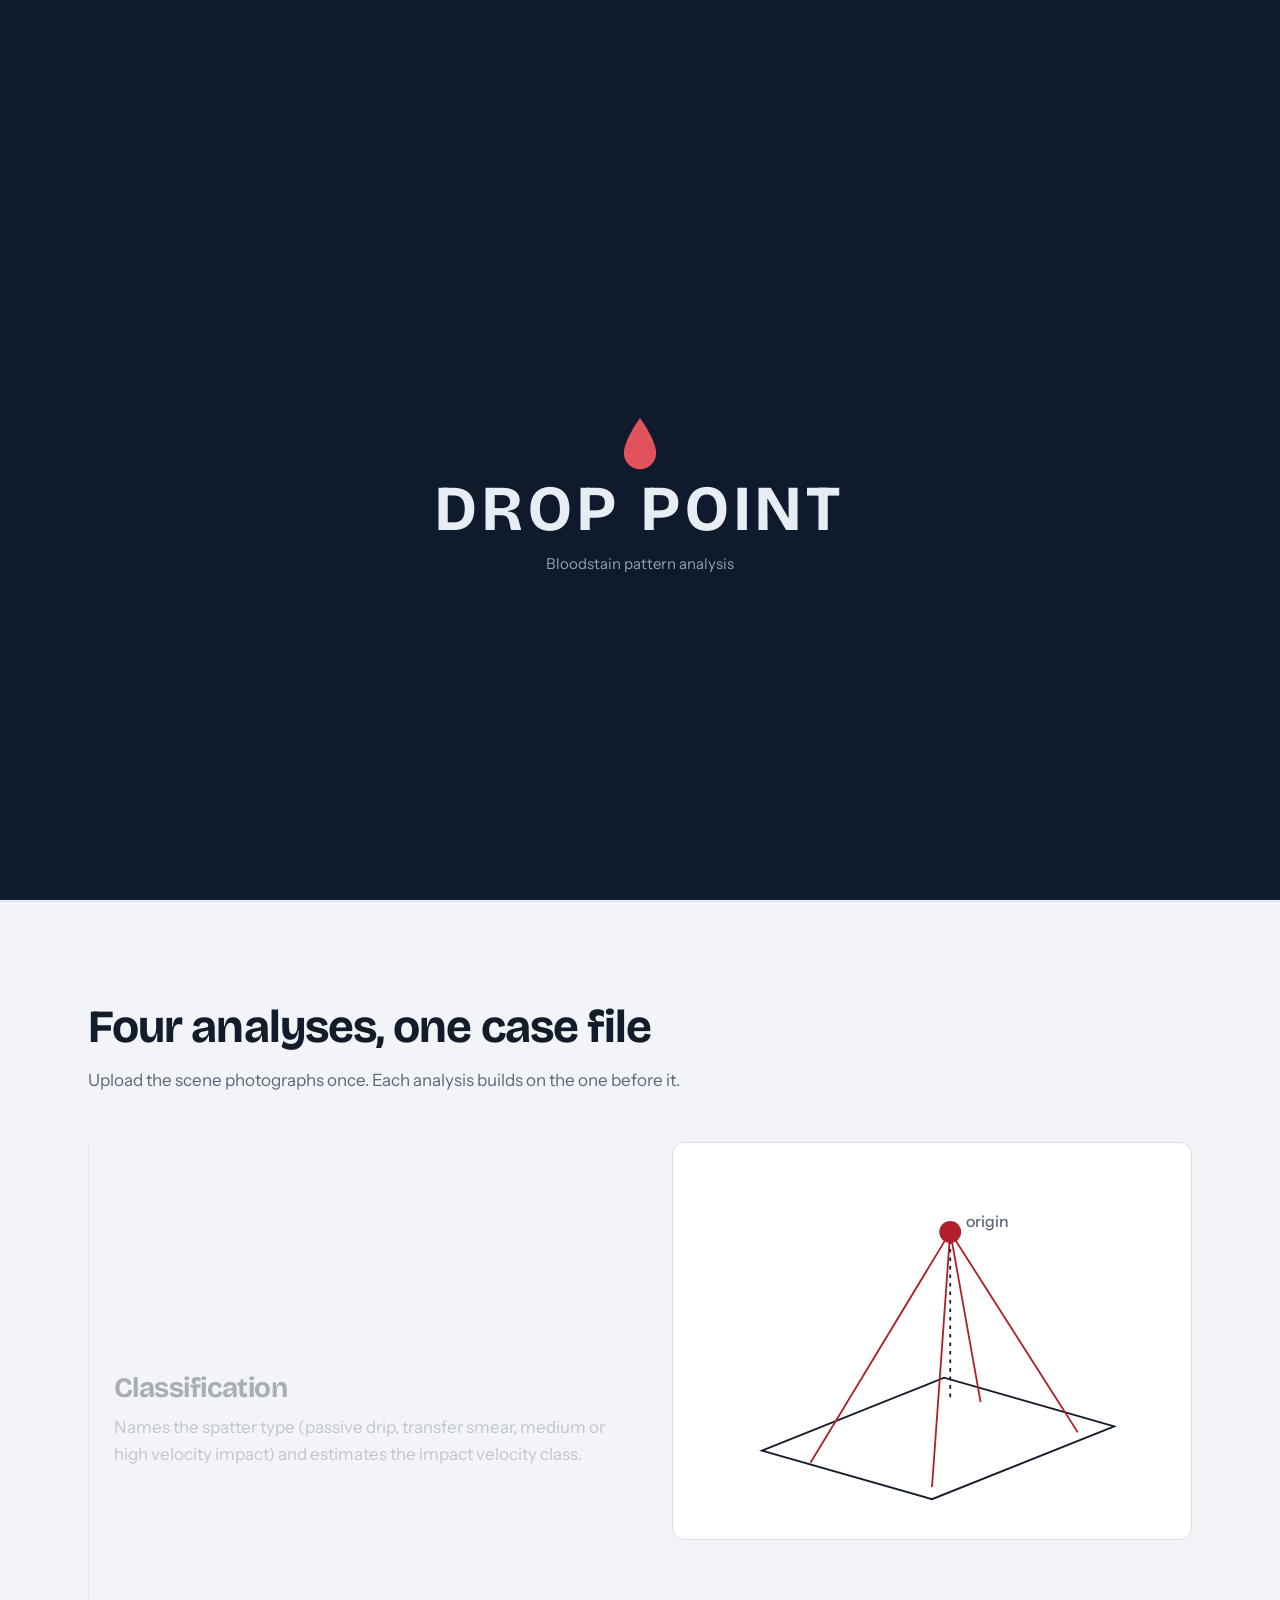
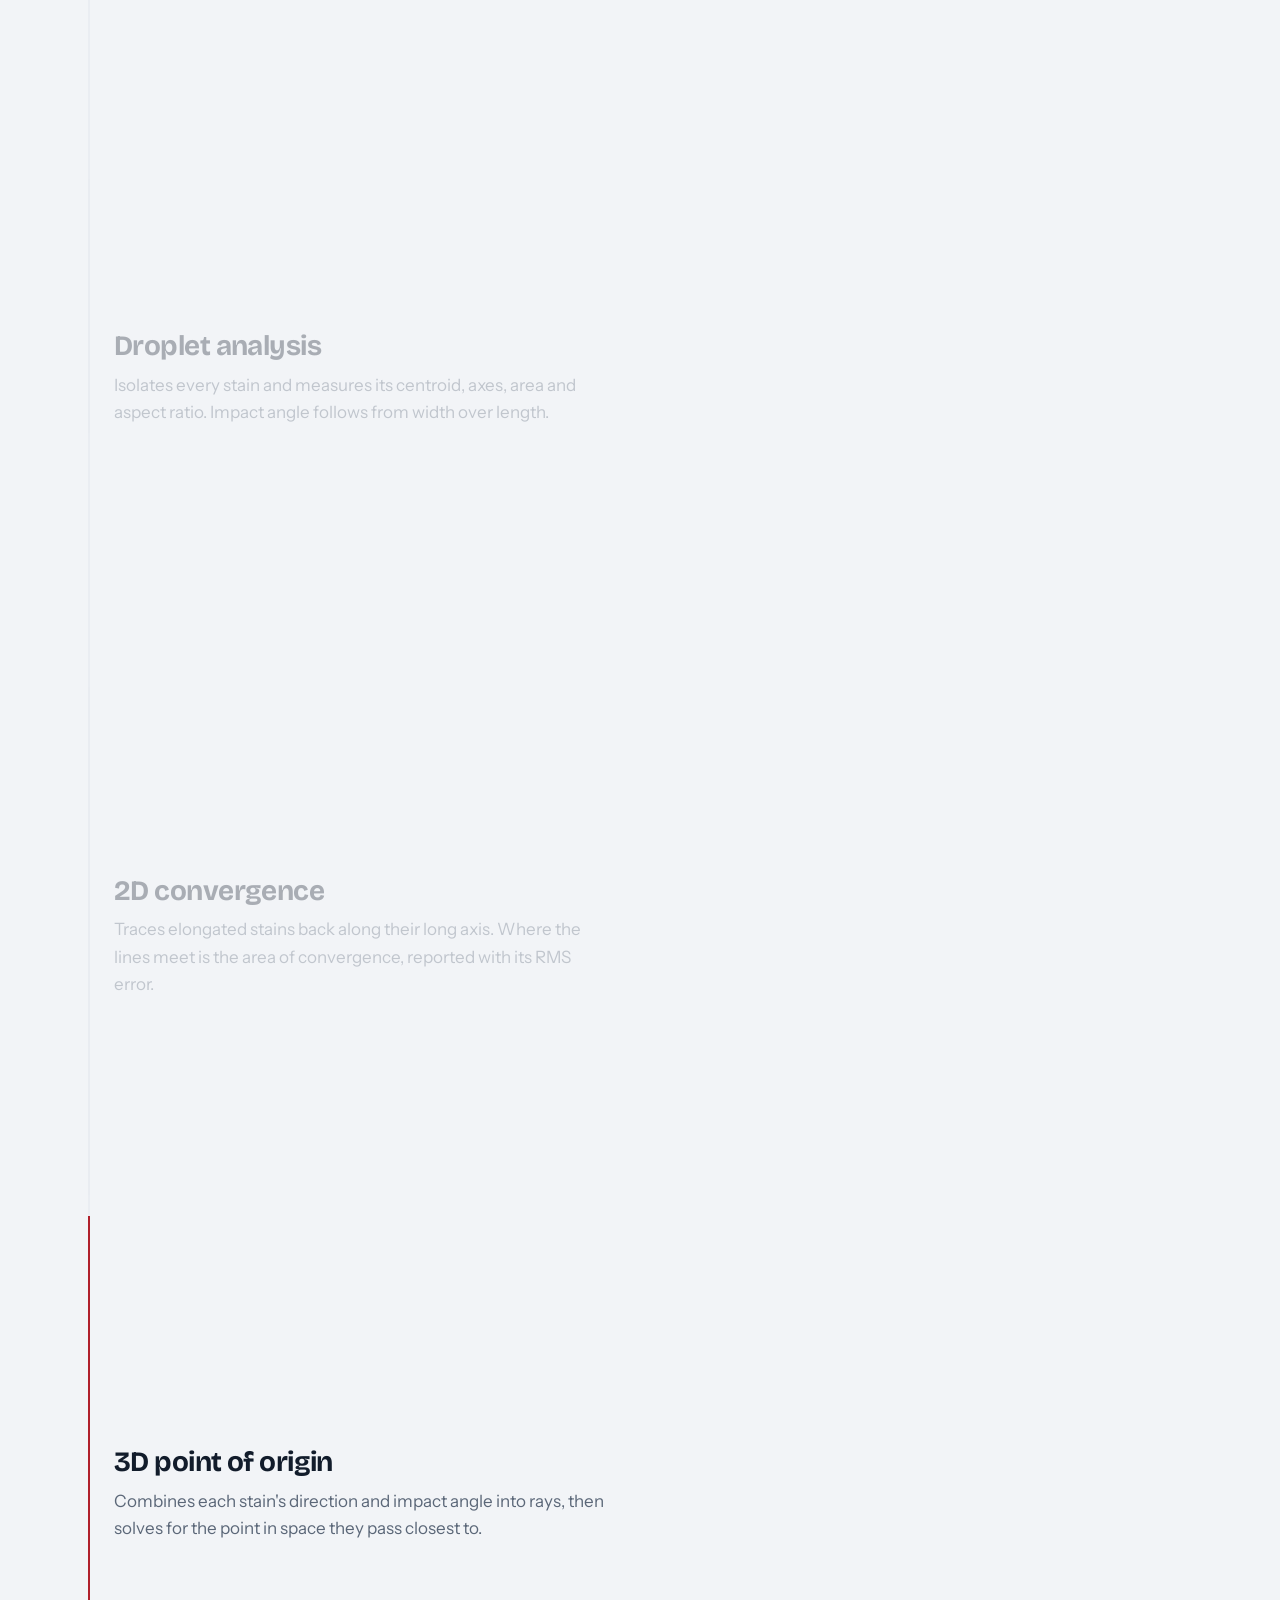
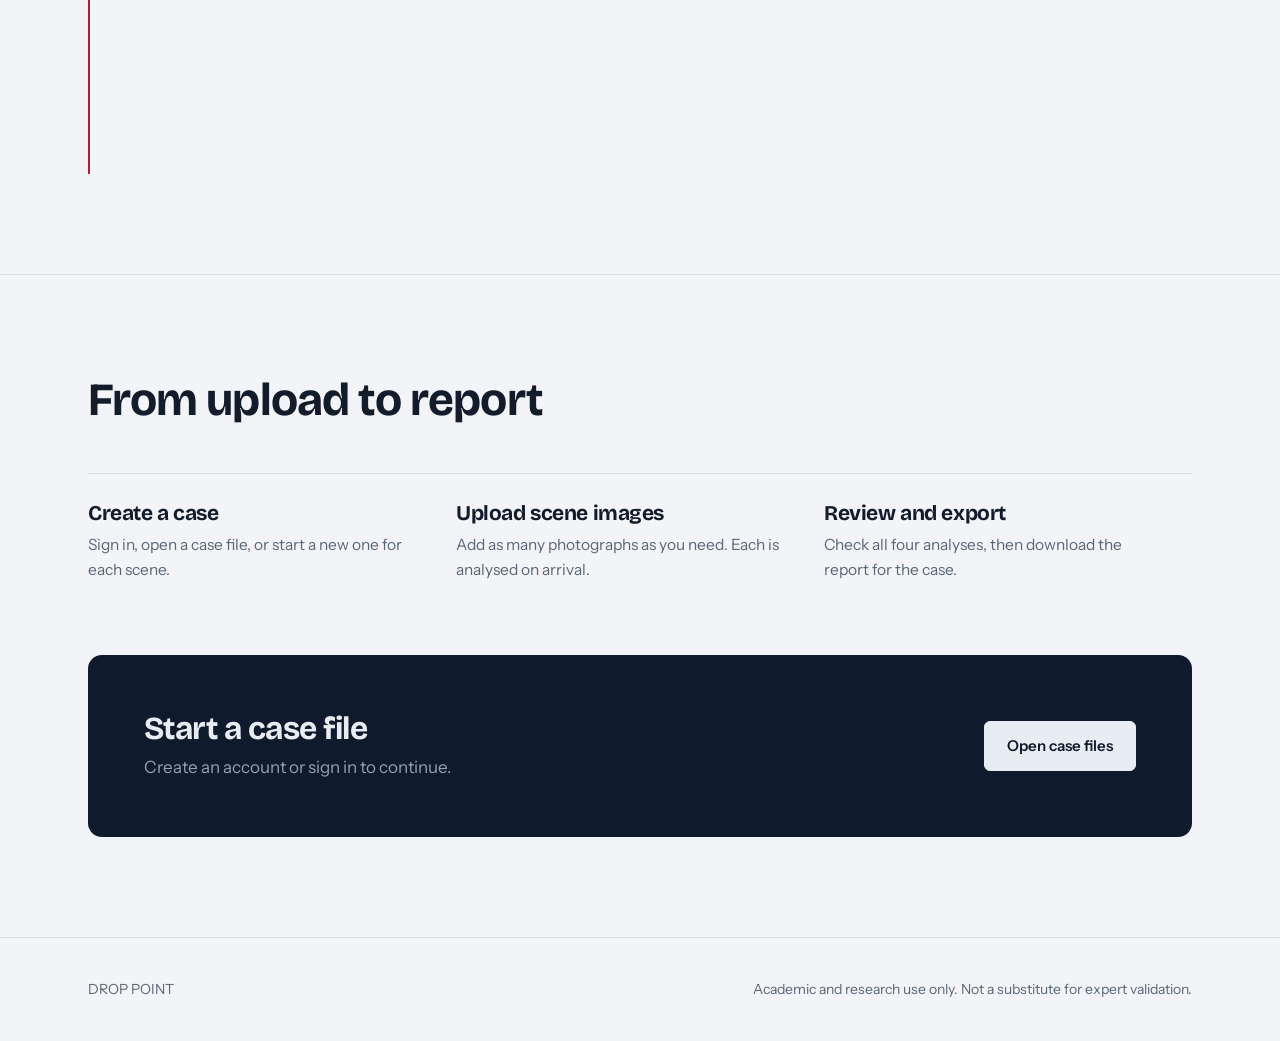
<file: Blood-Spatter-Analysis/frontend/index.html>
<!DOCTYPE html>
<html lang="en">
<head>
<meta charset="utf-8">
<meta name="viewport" content="width=device-width, initial-scale=1, viewport-fit=cover">
<title>DROP POINT — Bloodstain Pattern Analysis</title>
<link rel="preconnect" href="https://fonts.googleapis.com"><link rel="preconnect" href="https://fonts.gstatic.com" crossorigin>
<link href="https://fonts.googleapis.com/css2?family=Bricolage+Grotesque:opsz,wght@12..96,500;12..96,700&family=Instrument+Sans:wght@400;500;600&display=swap" rel="stylesheet">
<style>
:root{--bg:#f2f4f7;--sf:#fff;--ink:#121c2b;--mute:#5b6778;--line:#d9dee6;--red:#b0202b;--navy:#0f1b2d;--head:'Bricolage Grotesque','Segoe UI',system-ui,sans-serif;--body:'Instrument Sans','Segoe UI',system-ui,sans-serif;box-sizing:border-box;padding-top:env(safe-area-inset-top,0px);padding-bottom:env(safe-area-inset-bottom,0px)}
@media(prefers-color-scheme:dark){:root:not([data-theme="light"]){--bg:#0c131e;--sf:#131d2c;--ink:#e6ebf2;--mute:#93a0b3;--line:#243247;--red:#e0525c;--navy:#08101a}}
:root[data-theme="dark"]{--bg:#0c131e;--sf:#131d2c;--ink:#e6ebf2;--mute:#93a0b3;--line:#243247;--red:#e0525c;--navy:#08101a}
*{box-sizing:border-box}html{scroll-behavior:smooth;scroll-padding-top:80px}
body{margin:0;background:var(--bg);color:var(--ink);font:400 17px/1.6 var(--body);-webkit-font-smoothing:antialiased}
h1,h2,h3{font-family:var(--head);letter-spacing:-.02em;line-height:1.1;margin:0}
button,input{font:inherit;color:inherit}a{color:inherit}
:focus-visible{outline:2px solid var(--red);outline-offset:3px;border-radius:3px}
.wrap{max-width:1160px;margin:0 auto;padding:0 28px}
[hidden]{display:none!important}
#splash{position:fixed;inset:0;z-index:100;background:var(--navy);color:#e8edf4;display:grid;place-content:center;text-align:center;transition:opacity .6s;cursor:pointer}
#splash.out{opacity:0;pointer-events:none}
.sp{position:relative;height:150px;display:grid;place-items:end center}
.sd{width:44px;animation:fall .9s cubic-bezier(.5,0,.9,.5) both}
.rg{position:absolute;bottom:2px;left:50%;width:30px;height:9px;margin-left:-15px;border:1.5px solid #e0525c;border-radius:50%;opacity:0;animation:rip 1.6s .85s ease-out both}
.rg+.rg{animation-delay:1.1s}
.wm{font-size:clamp(34px,7vw,64px);letter-spacing:.08em;font-weight:700}
.wm span{display:inline-block;opacity:0;animation:up .6s both}
.tg{color:#93a0b3;margin:8px 0 0;opacity:0;animation:up .6s 2s both;font-size:15px}
@keyframes fall{from{transform:translateY(-140px);opacity:0}to{transform:none;opacity:1}}
@keyframes rip{0%{transform:scale(.3);opacity:.9}100%{transform:scale(6);opacity:0}}
@keyframes up{from{opacity:0;transform:translateY(10px)}to{opacity:1;transform:none}}
#pb{position:fixed;top:0;left:0;height:2px;width:0;background:var(--red);z-index:60}
nav{position:sticky;top:0;z-index:50;background:color-mix(in srgb,var(--bg) 88%,transparent);backdrop-filter:blur(10px);border-bottom:1px solid transparent;padding-top:env(safe-area-inset-top,0px);transition:border-color .3s}
nav.s{border-color:var(--line)}nav .wrap{display:flex;align-items:center;justify-content:space-between;height:64px;gap:16px}
.logo{font:700 17px var(--head);letter-spacing:.06em;text-decoration:none;display:flex;align-items:center;gap:10px;background:none;border:0;cursor:pointer}
.logo i{width:12px;height:16px;background:var(--red);border-radius:50% 50% 50% 50%/62% 62% 38% 38%}
.nl{display:flex;gap:20px;align-items:center;font-size:15px}.nl a,.nl button.t{color:var(--mute);text-decoration:none;background:none;border:0;cursor:pointer;padding:0}.nl a:hover,.nl button.t:hover{color:var(--ink)}
.btn{display:inline-block;padding:12px 22px;background:var(--ink);color:var(--bg);border:1px solid var(--ink);border-radius:6px;text-decoration:none;font-weight:600;font-size:15px;cursor:pointer;transition:background .2s,transform .2s,border-color .2s}
.btn:hover{background:var(--red);border-color:var(--red);transform:translateY(-1px)}.btn.o{background:none;color:var(--ink);border-color:var(--line)}.btn.o:hover{background:none;border-color:var(--ink)}
.btn.sm{padding:8px 14px;font-size:14px}.btn:disabled{opacity:.4;pointer-events:none}
.hero{display:grid;grid-template-columns:1.05fr 1fr;gap:48px;align-items:center;padding:64px 0 96px;min-height:calc(100vh - 64px)}
h1.h{font-size:clamp(40px,5.4vw,68px);font-weight:700}.lede{color:var(--mute);font-size:19px;max-width:30em;margin:22px 0 30px}
.acts{display:flex;gap:12px;flex-wrap:wrap}.note{margin-top:32px;font-size:14px;color:var(--mute);max-width:32em;padding-left:14px;border-left:2px solid var(--red)}
.fld{background:var(--sf);border:1px solid var(--line);border-radius:10px;padding:8px;margin:0}.fld svg{display:block;width:100%;height:auto}
.fld figcaption{font-size:13px;color:var(--mute);padding:10px 12px 6px}
.st{fill:var(--navy);stroke:var(--red);stroke-width:1.5}:root[data-theme="dark"] .st{fill:#7d1b25}
.tl{stroke:var(--red);stroke-width:1;opacity:.55;fill:none}.org{fill:var(--red)}.ring{fill:none;stroke:var(--red);stroke-width:1.2;transform-box:fill-box;transform-origin:center}
@keyframes pulse{from{transform:scale(.6);opacity:.9}to{transform:scale(3);opacity:0}}
section.sc{padding:100px 0;border-top:1px solid var(--line)}
.sh{max-width:620px;margin-bottom:48px}h2{font-size:clamp(30px,3.6vw,46px);font-weight:700}.sh p{color:var(--mute);margin:14px 0 0}
.fn{display:grid;grid-template-columns:1fr 1fr;gap:64px}
.fn ol{list-style:none;margin:0;padding:0}.fn li{min-height:62vh;display:flex;flex-direction:column;justify-content:center;opacity:.32;transition:opacity .5s;padding-left:24px;border-left:2px solid var(--line)}
.fn li.on{opacity:1;border-color:var(--red)}.fn h3{font-size:28px;margin-bottom:10px}.fn li p{color:var(--mute);margin:0;max-width:30em}
.stgw{position:sticky;top:calc(50vh - 190px);align-self:start}
.stg{background:var(--sf);border:1px solid var(--line);border-radius:12px;padding:16px}.stg svg{width:100%;display:block}
.stg g{opacity:0;transition:opacity .6s}.stg g.on{opacity:1}.stg text{font:500 13px var(--body);fill:var(--mute)}
.stg .a{stroke:var(--ink);fill:none;stroke-width:1.5}.stg .r{stroke:var(--red);fill:none;stroke-width:1.5}.stg .f{fill:var(--red)}
.flow{display:grid;grid-template-columns:repeat(3,1fr);gap:0;border-top:1px solid var(--line)}
.flow div{padding:28px 28px 0 0}.flow h3{font-size:21px;margin-bottom:8px}.flow p{margin:0;color:var(--mute);font-size:15.5px}
.cta{background:var(--navy);color:#e8edf4;border-radius:14px;padding:56px;display:flex;justify-content:space-between;align-items:center;gap:24px;flex-wrap:wrap}
.cta .btn{background:#e8edf4;color:#0f1b2d;border-color:#e8edf4}.cta p{color:#93a0b3;margin:8px 0 0}
footer{padding:40px 0;border-top:1px solid var(--line);color:var(--mute);font-size:14px}footer .wrap{display:flex;justify-content:space-between;gap:20px;flex-wrap:wrap}
.rv{opacity:0;transform:translateY(14px);transition:opacity .7s,transform .7s}.rv.on{opacity:1;transform:none}
.card{background:var(--sf);border:1px solid var(--line);border-radius:12px;padding:32px}
.au{max-width:440px;margin:72px auto}.au h2{font-size:30px;margin-bottom:22px}
label.f{display:block;font-size:14px;font-weight:500;margin:0 0 16px}
input[type=text],input[type=password]{display:block;width:100%;margin-top:6px;padding:12px 14px;background:var(--bg);border:1px solid var(--line);border-radius:6px}
input:focus{outline:2px solid var(--red);outline-offset:1px}
.err{color:var(--red);font-size:14px;min-height:22px;margin:0 0 10px}.lk{background:none;border:0;padding:0;color:var(--red);cursor:pointer;text-decoration:underline}.sw{font-size:14px;color:var(--mute);margin:18px 0 0}
.pg{padding:48px 0 96px}.ph{display:flex;justify-content:space-between;align-items:end;gap:16px;flex-wrap:wrap;margin-bottom:32px}.ph h2{font-size:36px}.ph p{margin:6px 0 0;color:var(--mute)}
.grid{display:grid;grid-template-columns:repeat(auto-fill,minmax(270px,1fr));gap:18px}
.cc{background:var(--sf);border:1px solid var(--line);border-radius:10px;padding:22px;display:flex;flex-direction:column;gap:6px;transition:border-color .2s,transform .2s}.cc:hover{border-color:var(--red);transform:translateY(-2px)}
.cc h3{font-size:20px}.cc p{margin:0;color:var(--mute);font-size:14.5px}.cc .b{display:flex;gap:8px;margin-top:14px}
.empty{grid-column:1/-1;border:1px dashed var(--line);border-radius:10px;padding:48px;text-align:center;color:var(--mute)}
.up{border:1.5px dashed var(--line);border-radius:12px;padding:40px;text-align:center;background:var(--sf);cursor:pointer;transition:border-color .2s,background .2s;position:relative;overflow:hidden}
.up:hover,.up.dg{border-color:var(--red)}.up b{font-family:var(--head);font-size:20px;display:block}.up span{color:var(--mute);font-size:14.5px}
.scan:after{content:"";position:absolute;left:0;right:0;height:60px;top:-60px;background:linear-gradient(transparent,color-mix(in srgb,var(--red) 22%,transparent),transparent);animation:sc 1.1s linear infinite}
@keyframes sc{to{top:100%}}
.th{display:flex;gap:10px;margin:22px 0 6px;overflow-x:auto;padding-bottom:6px}.th button{flex:none;width:96px;height:68px;border:2px solid var(--line);border-radius:6px;padding:0;overflow:hidden;cursor:pointer;background:var(--sf)}.th button.on{border-color:var(--red)}.th img{width:100%;height:100%;object-fit:cover;display:block}
.tabs{display:flex;gap:6px;flex-wrap:wrap;border-bottom:1px solid var(--line);margin:26px 0 24px}
.tabs button{background:none;border:0;padding:12px 16px;cursor:pointer;color:var(--mute);border-bottom:2px solid transparent;margin-bottom:-1px;font-weight:500}.tabs button.on{color:var(--ink);border-color:var(--red)}
.tabs .ck{display:inline-block;width:8px;height:8px;border-radius:50%;background:var(--line);margin-left:8px}.tabs .ck.d{background:var(--red)}
.res{display:grid;grid-template-columns:1.4fr 1fr;gap:28px;align-items:start}.res canvas{width:100%;height:auto;border:1px solid var(--line);border-radius:10px;background:var(--sf);display:block;touch-action:none}
.big{font:700 30px var(--head);margin:4px 0 6px}.tag{display:inline-block;font-size:13px;color:var(--mute);border:1px solid var(--line);border-radius:20px;padding:2px 12px}
.kv{display:grid;grid-template-columns:1fr 1fr;gap:1px;background:var(--line);border:1px solid var(--line);border-radius:8px;overflow:hidden;margin:18px 0}.kv div{background:var(--bg);padding:12px 14px;font-size:13px;color:var(--mute)}.kv strong{display:block;font:700 21px var(--head);color:var(--ink);font-variant-numeric:tabular-nums}
.tw{max-height:300px;overflow:auto;border:1px solid var(--line);border-radius:8px}table{border-collapse:collapse;width:100%;font-size:13.5px;font-variant-numeric:tabular-nums}th,td{padding:8px 12px;text-align:right;border-bottom:1px solid var(--line)}th:first-child,td:first-child{text-align:left}th{position:sticky;top:0;background:var(--sf);font-weight:600}
.small{font-size:13.5px;color:var(--mute)}.rp{display:flex;justify-content:space-between;align-items:center;gap:16px;flex-wrap:wrap;margin-top:40px;padding:22px 26px;background:var(--sf);border:1px solid var(--line);border-radius:12px}
#toast{position:fixed;left:50%;bottom:calc(24px + env(safe-area-inset-bottom,0px));transform:translate(-50%,20px);background:var(--ink);color:var(--bg);padding:12px 20px;border-radius:8px;font-size:14.5px;opacity:0;transition:.3s;z-index:90;pointer-events:none}#toast.on{opacity:1;transform:translate(-50%,0)}
@media(max-width:900px){.nl a{display:none}.hero,.fn,.res{grid-template-columns:1fr;gap:32px}.hero{min-height:0;padding-top:32px}.stgw{display:none}.fn li{min-height:auto;padding:28px 0 28px 20px;opacity:1}.flow{grid-template-columns:1fr}.cta{padding:32px}section.sc{padding:64px 0}}
@media(max-width:520px){.wrap{padding:0 20px}.card{padding:24px}}
@media(prefers-reduced-motion:reduce){*{transition:none!important;animation-duration:.01ms!important;animation-delay:0s!important}.rv{opacity:1;transform:none}html{scroll-behavior:auto}}
</style>
</head>
<body>
<div id="splash"><div class="sp"><svg class="sd" viewBox="0 0 60 80" aria-hidden="true"><path d="M30 4C30 4 8 34 8 52a22 22 0 0 0 44 0C52 34 30 4 30 4z" fill="#e0525c"/></svg><i class="rg"></i><i class="rg"></i></div><h1 class="wm" id="wm" aria-label="DROP POINT"></h1><p class="tg">Bloodstain pattern analysis</p></div>
<div id="pb"></div>
<nav id="nav"><div class="wrap"><button class="logo" data-go="home"><i></i>DROP POINT</button><div class="nl" id="nl"></div></div></nav>

<main class="view" id="v-home">
<div class="wrap hero"><div>
<h1 class="h">Trace every stain back to its origin.</h1>
<p class="lede">DROP POINT turns crime scene photographs into classified patterns, measured droplets, and an estimated point of origin in two and three dimensions.</p>
<div class="acts"><button class="btn" data-go="cases">Open case files</button><a class="btn o" href="#fn">See what it does</a><a class="btn o" href="dashboard.html" title="Open Forensic Suite Dashboard">Workstation</a></div>
<p class="note">For academic and research use. Every result is a computational estimate that a qualified forensic professional must validate.</p></div>
<figure class="fld"><svg id="hero" viewBox="0 0 600 500" role="img" aria-label="Stains with trajectory lines converging on an estimated origin"></svg><figcaption>Trajectories traced back from each stain</figcaption></figure></div>

<section class="sc" id="fn"><div class="wrap"><div class="sh rv"><h2>Four analyses, one case file</h2><p>Upload the scene photographs once. Each analysis builds on the one before it.</p></div>
<div class="fn"><ol id="fl">
<li><h3>Classification</h3><p>Names the spatter type (passive drip, transfer smear, medium or high velocity impact) and estimates the impact velocity class.</p></li>
<li><h3>Droplet analysis</h3><p>Isolates every stain and measures its centroid, axes, area and aspect ratio. Impact angle follows from width over length.</p></li>
<li><h3>2D convergence</h3><p>Traces elongated stains back along their long axis. Where the lines meet is the area of convergence, reported with its RMS error.</p></li>
<li><h3>3D point of origin</h3><p>Combines each stain's direction and impact angle into rays, then solves for the point in space they pass closest to.</p></li></ol>
<div class="stgw"><div class="stg"><svg viewBox="0 0 400 300" id="stg" role="img" aria-label="Illustration of the four analyses">
<g class="on"><text x="40" y="52">Passive drip</text><rect x="40" y="60" width="300" height="24" rx="3" class="f"/><text x="40" y="112">Transfer smear</text><rect x="40" y="120" width="190" height="24" rx="3" fill="var(--line)"/><text x="40" y="172">Medium velocity</text><rect x="40" y="180" width="130" height="24" rx="3" fill="var(--line)"/><text x="40" y="232">High velocity</text><rect x="40" y="240" width="70" height="24" rx="3" fill="var(--line)"/></g>
<g><ellipse cx="200" cy="140" rx="120" ry="44" transform="rotate(-18 200 140)" fill="var(--navy)" stroke="var(--red)" stroke-width="2"/><path class="r" d="M92 175L308 105M172 170L228 110" stroke-dasharray="4 4"/><text x="110" y="250">θ = arcsin( width / length )</text></g>
<g><path class="r" d="M40 260L290 80M90 270L290 80M170 275L290 80M260 280L290 80M350 250L290 80M360 200L290 80"/><circle cx="290" cy="80" r="9" class="f"/><circle cx="290" cy="80" r="20" class="r"/></g>
<g><path class="a" d="M60 240L200 280L350 220L210 180Z"/><path class="r" d="M100 250L215 60M200 270L215 60M320 225L215 60M240 200L215 60"/><path class="a" stroke-dasharray="3 4" d="M215 60L215 200"/><circle cx="215" cy="60" r="9" class="f"/><text x="228" y="56">origin</text></g></svg></div></div></div></div></section>

<section class="sc"><div class="wrap"><div class="sh rv"><h2>From upload to report</h2></div><div class="flow rv">
<div><h3>Create a case</h3><p>Sign in, open a case file, or start a new one for each scene.</p></div>
<div><h3>Upload scene images</h3><p>Add as many photographs as you need. Each is analysed on arrival.</p></div>
<div><h3>Review and export</h3><p>Check all four analyses, then download the report for the case.</p></div></div>
<div class="cta rv" style="margin-top:72px"><div><h2 style="font-size:32px">Start a case file</h2><p>Create an account or sign in to continue.</p></div><button class="btn" data-go="cases">Open case files</button></div></div></section>
<footer><div class="wrap"><span>DROP POINT</span><span>Academic and research use only. Not a substitute for expert validation.</span></div></footer></main>

<main class="view wrap" id="v-auth" hidden><div class="card au"><h2 id="a-t"></h2>
<label class="f">User ID<input type="text" id="a-u" autocomplete="username"></label>
<label class="f">Password<input type="password" id="a-p" autocomplete="current-password"></label>
<label class="f" id="a-c">Confirm password<input type="password" id="a-p2" autocomplete="new-password"></label>
<p class="err" id="a-e" role="alert"></p><button class="btn" id="a-go" style="width:100%"></button><p class="sw" id="a-s"></p></div></main>

<main class="view wrap pg" id="v-cases" hidden><div class="ph"><div><h2>Case files</h2><p id="cu"></p></div><button class="btn" id="nc">New case</button></div>
<form class="card" id="cf" hidden style="margin-bottom:24px"><label class="f">Case name<input type="text" id="cn" required></label><label class="f">Location or reference (optional)<input type="text" id="cr"></label><div class="acts"><button class="btn" type="submit">Create case</button><button class="btn o" type="button" id="cx">Cancel</button></div></form>
<div class="grid" id="cg"></div></main>

<main class="view wrap pg" id="v-case" hidden><div class="ph"><div><button class="lk small" data-go="cases">Back to case files</button><h2 id="ct"></h2><p id="cs"></p></div></div>
<div class="up" id="up" tabindex="0" role="button" aria-label="Upload scene images"><b>Upload scene images</b><span>Drop photographs here or select files. You can add several.</span><input type="file" id="fi" accept="image/*" multiple hidden></div>
<div id="rs" hidden><div class="th" id="th"></div><div class="tabs" id="tb" role="tablist"></div><div id="pn"></div>
<div class="rp"><div><b>Report</b><div class="small" id="rn"></div></div><button class="btn" id="dl">Download report</button></div></div></main>
<div id="toast" role="status"></div>

<script>
(()=>{
const $=(s,r=document)=>r.querySelector(s),$$=(s,r=document)=>[...r.querySelectorAll(s)];
const LS={g(k,d){try{const v=localStorage.getItem(k);return v?JSON.parse(v):d}catch(e){return d}},s(k,v){try{localStorage.setItem(k,JSON.stringify(v));return true}catch(e){return false}}};
const S={u:LS.g('dp_s',null),cases:[],cur:null,idx:0,tab:'cls',seen:{}},IM=new Map(),DV=new Map();
const RM=matchMedia('(prefers-reduced-motion:reduce)').matches,esc=s=>String(s).replace(/[&<>"]/g,c=>({'&':'&amp;','<':'&lt;','>':'&gt;','"':'&quot;'}[c]));
const NS='http://www.w3.org/2000/svg',el=(t,a,p)=>{const e=document.createElementNS(NS,t);for(const k in a)e.setAttribute(k,a[k]);p&&p.appendChild(e);return e};
function toast(m){const t=$('#toast');t.textContent=m;t.classList.add('on');clearTimeout(toast.t);toast.t=setTimeout(()=>t.classList.remove('on'),3200)}

/* splash */
[...'DROP POINT'].forEach((c,i)=>{const s=document.createElement('span');s.textContent=c===' '?'\u00a0':c;s.style.animationDelay=(1.1+i*.08)+'s';$('#wm').appendChild(s)});
let heroDone=false;
const dismissSplash=()=>{
  if($('#splash').classList.contains('out'))return;
  $('#splash').classList.add('out');
  setTimeout(()=>{$('#splash').hidden=true;hero()},350);
};
$('#splash').onclick=dismissSplash;
setTimeout(dismissSplash,3000);

/* views */
function go(v){if((v==='cases'||v==='case')&&!S.u)v='auth';$$('.view').forEach(x=>x.hidden=x.id!=='v-'+v);scrollTo(0,0);cancelAnimationFrame(S.raf);
 if(v==='auth')authUI();if(v==='cases')rCases();if(v==='case')rCase();navUI()}
function navUI(){
  $('#nl').innerHTML='<a href="#fn" data-go="home">Functions</a>'+
    (S.u?'<button class="t" data-go="cases">Case files</button><span class="small">'+esc(S.u)+'</span><button class="btn sm o" id="so">Sign out</button>':'<button class="btn sm" data-go="cases">Sign in</button>')+
    '<a href="dashboard.html" class="btn sm o" title="Open Forensic Suite Dashboard">Workstation</a>';
  const so=$('#so');
  so&&(so.onclick=()=>{S.u=null;LS.s('dp_s',null);go('home')});
}
document.addEventListener('click',e=>{const g=e.target.closest('[data-go]');if(g){if(g.tagName==='A'&&g.getAttribute('href')==='#fn'){$$('.view').forEach(x=>x.hidden=x.id!=='v-home');return}go(g.dataset.go)}});

/* auth */
let mode='in';const H=async(p,s)=>[...new Uint8Array(await crypto.subtle.digest('SHA-256',new TextEncoder().encode(s+p)))].map(x=>x.toString(16).padStart(2,'0')).join('');
function authUI(){const i=mode==='in';$('#a-t').textContent=i?'Sign in to your case files':'Create your account';$('#a-c').hidden=i;$('#a-go').textContent=i?'Sign in':'Create account';$('#a-e').textContent='';
 $('#a-s').innerHTML=i?'New here? <button class="lk" data-m="up">Create an account</button>':'Already registered? <button class="lk" data-m="in">Sign in</button>'}
$('#a-s').onclick=e=>{const m=e.target.dataset.m;if(m){mode=m;authUI()}};
$('#a-go').onclick=async()=>{const u=$('#a-u').value.trim().toLowerCase(),p=$('#a-p').value,er=m=>$('#a-e').textContent=m,us=LS.g('dp_u',{});
 if(u.length<3)return er('User ID must be at least 3 characters.');if(p.length<6)return er('Password must be at least 6 characters.');
 if(mode==='up'){if(us[u])return er('That user ID is taken. Choose another.');if(p!==$('#a-p2').value)return er('Passwords do not match.');const s=crypto.randomUUID().slice(0,8);us[u]={s,h:await H(p,s)};LS.s('dp_u',us)}
 else if(!us[u]||us[u].h!==await H(p,us[u].s))return er('User ID or password is incorrect.');
 S.u=u;LS.s('dp_s',u);$('#a-p').value=$('#a-p2').value='';go('cases')};

/* cases */
const save=()=>LS.s('dp_c_'+S.u,S.cases);
function rCases(){S.cases=LS.g('dp_c_'+S.u,[]);$('#cu').textContent='Signed in as '+S.u;
 $('#cg').innerHTML=S.cases.length?S.cases.map(c=>`<article class="cc"><h3>${esc(c.name)}</h3><p>${esc(c.ref||'No reference')}</p><p>${new Date(c.at).toLocaleDateString()} · ${c.images.length} image${c.images.length===1?'':'s'}</p><div class="b"><button class="btn sm" data-o="${c.id}">Open</button><button class="btn sm o" data-d="${c.id}">Delete</button></div></article>`).join(''):'<div class="empty">No cases yet. Create a case to start uploading scene images.</div>'}
$('#nc').onclick=()=>{$('#cf').hidden=false;$('#cn').focus()};$('#cx').onclick=()=>$('#cf').hidden=true;
$('#cf').onsubmit=e=>{e.preventDefault();const c={id:Date.now().toString(36),name:$('#cn').value.trim(),ref:$('#cr').value.trim(),at:Date.now(),images:[]};S.cases.unshift(c);save();$('#cf').reset();$('#cf').hidden=true;open(c.id)};
$('#cg').onclick=e=>{const o=e.target.dataset.o,d=e.target.dataset.d;if(o)open(o);if(d&&confirm('Delete this case and its images?')){S.cases=S.cases.filter(c=>c.id!==d);save();rCases()}};
function open(id){S.cur=S.cases.find(c=>c.id===id);S.idx=0;S.tab='cls';S.seen={};go('case')}
async function rCase(){const c=S.cur;$('#ct').textContent=c.name;$('#cs').textContent=c.ref||'';$('#rs').hidden=!c.images.length;if(c.images.length){await Promise.all(c.images.map(load));res()}}

/* upload */
const up=$('#up');up.onclick=()=>$('#fi').click();up.onkeydown=e=>{if(e.key==='Enter'||e.key===' '){e.preventDefault();$('#fi').click()}};
up.ondragover=e=>{e.preventDefault();up.classList.add('dg')};up.ondragleave=()=>up.classList.remove('dg');up.ondrop=e=>{e.preventDefault();up.classList.remove('dg');add(e.dataTransfer.files)};$('#fi').onchange=e=>add(e.target.files);
const rd=u=>new Promise((r,j)=>{const i=new Image();i.onload=()=>r(i);i.onerror=j;i.src=u});
async function shrink(f){const u=URL.createObjectURL(f),i=await rd(u),w=Math.min(720,i.naturalWidth),c=document.createElement('canvas');c.width=w;c.height=Math.round(i.naturalHeight*w/i.naturalWidth);c.getContext('2d').drawImage(i,0,0,c.width,c.height);URL.revokeObjectURL(u);return c.toDataURL('image/jpeg',.8)}
async function add(fs){const c=S.cur;up.classList.add('scan');let n=0;
 for(const f of fs){if(!f.type.startsWith('image/'))continue;try{const data=await shrink(f);const im={name:f.name,data};await load(im);im.r=analyse(im);c.images.push(im);n++;await new Promise(r=>setTimeout(r,350))}catch(e){toast('Could not read '+f.name)}}
 up.classList.remove('scan');if(!save())toast('Storage is full. Delete images or cases to free space.');if(n){S.idx=c.images.length-1;$('#rs').hidden=false;res()}$('#fi').value=''}
const load=im=>IM.has(im.data)?Promise.resolve(IM.get(im.data)):rd(im.data).then(i=>(IM.set(im.data,i),i));

/* engine */
function analyse(im){const img=IM.get(im.data),W=img.naturalWidth,Hh=img.naturalHeight,N=W*Hh,c=document.createElement('canvas');c.width=W;c.height=Hh;const x=c.getContext('2d');x.drawImage(img,0,0);
 const d=x.getImageData(0,0,W,Hh).data,g=new Uint8Array(N),h=new Array(256).fill(0);for(let i=0;i<N;i++){g[i]=.299*d[4*i]+.587*d[4*i+1]+.114*d[4*i+2];h[g[i]]++}
 let sum=0,sB=0,wB=0,mx=0,t=128;for(let k=0;k<256;k++)sum+=k*h[k];for(let k=0;k<256;k++){wB+=h[k];const wF=N-wB;if(!wB)continue;if(!wF)break;sB+=k*h[k];const a=sB/wB,b=(sum-sB)/wF,v=wB*wF*(a-b)*(a-b);if(v>mx){mx=v;t=k}}
 let dk=0;for(let i=0;i<N;i++)if(g[i]<=t)dk++;const fg=dk<N/2,m=new Uint8Array(N);for(let i=0;i<N;i++)m[i]=(g[i]<=t)===fg?1:0;
 const drops=[],st=[];for(let s=0;s<N;s++){if(m[s]!==1)continue;let n=0,sx=0,sy=0,sxx=0,syy=0,sxy=0;m[s]=2;st.push(s);
  while(st.length){const p=st.pop(),px=p%W,py=(p/W)|0;n++;sx+=px;sy+=py;sxx+=px*px;syy+=py*py;sxy+=px*py;
   if(px>0&&m[p-1]===1){m[p-1]=2;st.push(p-1)}if(px<W-1&&m[p+1]===1){m[p+1]=2;st.push(p+1)}if(py>0&&m[p-W]===1){m[p-W]=2;st.push(p-W)}if(py<Hh-1&&m[p+W]===1){m[p+W]=2;st.push(p+W)}}
  if(n<15||n>N*.2)continue;const cx=sx/n,cy=sy/n,a=sxx/n-cx*cx+1/12,b=sxy/n-cx*cy,e=syy/n-cy*cy+1/12,mm=(a+e)/2,r=Math.hypot((a-e)/2,b),l1=mm+r,l2=Math.max(mm-r,.05),L=4*Math.sqrt(l1),Wd=4*Math.sqrt(l2);
  drops.push({x:+cx.toFixed(1),y:+cy.toFixed(1),L:+L.toFixed(1),W:+Wd.toFixed(1),o:+(.5*Math.atan2(2*b,a-e)).toFixed(3),a:n,ar:+(L/Wd).toFixed(2),imp:+(Math.asin(Math.min(1,Wd/L))*180/Math.PI).toFixed(1)})}
 drops.sort((p,q)=>q.a-p.a);return{W,H:Hh,drops:drops.slice(0,300)}}
function derive(im){if(DV.has(im))return DV.get(im);const r=im.r,D=r.drops,n=D.length,o={n};
 if(n){const A=D.map(d=>d.a).sort((p,q)=>p-q),med=A[n>>1],mar=D.reduce((s,d)=>s+d.ar,0)/n,tot=A.reduce((s,v)=>s+v,0),mi=D.reduce((s,d)=>s+d.imp,0)/n;
  const type=n<8?(A[n-1]/tot>.6&&mar>2.2?'Transfer smear':'Passive drip'):med<60?'High velocity impact spatter':med<400?'Medium velocity impact spatter':mar<1.6?'Passive drip':'Transfer smear';
  o.cls={type,vel:med<60?'High':med<400?'Medium':'Low',med,mar:+mar.toFixed(2),mi:+mi.toFixed(1)}}
 const E=D.filter(d=>d.ar>=1.5),P=[];for(let i=0;i<E.length;i++)for(let j=i+1;j<E.length;j++){const p=E[i],q=E[j],ax=Math.cos(p.o),ay=Math.sin(p.o),bx=Math.cos(q.o),by=Math.sin(q.o),cr=ax*by-ay*bx;if(Math.abs(cr)<.17)continue;const t=((q.x-p.x)*by-(q.y-p.y)*bx)/cr,X=p.x+t*ax,Y=p.y+t*ay;if(X>-r.W&&X<2*r.W&&Y>-r.H&&Y<2*r.H)P.push({X,Y,w:Math.abs(cr)})}
 if(E.length>=3&&P.length>=3){let K=P,cx=0,cy=0;const cen=(k,f)=>{let w=0,sx=0,sy=0;k.forEach(p=>{const q=f?f(p):p.w;w+=q;sx+=q*p.X;sy+=q*p.Y});cx=sx/w;cy=sy/w};cen(K);
  for(let it=0;it<2;it++){const ds=K.map(p=>Math.hypot(p.X-cx,p.Y-cy)),sd=Math.sqrt(ds.reduce((s,v)=>s+v*v,0)/ds.length);const k2=K.filter((p,i)=>ds[i]<=2*sd);if(k2.length<3)break;K=k2;cen(K,p=>p.w/(1+Math.hypot(p.X-cx,p.Y-cy)))}
  const rms=Math.sqrt(K.reduce((s,p)=>s+(p.X-cx)**2+(p.Y-cy)**2,0)/K.length);o.cv={x:cx,y:cy,rms,k:K.length,E};
  const A=[[0,0,0],[0,0,0],[0,0,0]],B=[0,0,0];E.forEach(e=>{const f=Math.atan2(cy-e.y,cx-e.x),a=e.imp*Math.PI/180,v=[Math.cos(f)*Math.cos(a),Math.sin(f)*Math.cos(a),Math.sin(a)],ox=[e.x,e.y,0];
   for(let i=0;i<3;i++)for(let j=0;j<3;j++){const M=(i===j?1:0)-v[i]*v[j];A[i][j]+=M;B[i]+=M*ox[j]}});
  const det=m=>m[0][0]*(m[1][1]*m[2][2]-m[1][2]*m[2][1])-m[0][1]*(m[1][0]*m[2][2]-m[1][2]*m[2][0])+m[0][2]*(m[1][0]*m[2][1]-m[1][1]*m[2][0]),dA=det(A);
  if(Math.abs(dA)>1e-9){const s=[0,1,2].map(c=>det(A.map((r2,i)=>r2.map((v,j)=>j===c?B[i]:v)))/dA);o.org={x:s[0],y:s[1],z:Math.max(0,s[2])}}}
 DV.set(im,o);return o}

/* drawing */
function paint(cx,im,mode){const r=im.r,o=derive(im);cx.globalAlpha=.9;cx.drawImage(IM.get(im.data),0,0,r.W,r.H);cx.globalAlpha=1;
 if(mode==='drp'||mode==='all'){cx.strokeStyle='#1f9d55';cx.lineWidth=1.6;r.drops.forEach(d=>{cx.beginPath();cx.ellipse(d.x,d.y,d.L/2+2,d.W/2+2,d.o,0,7);cx.stroke()})}
 if((mode==='c2d'||mode==='all')&&o.cv){const R=Math.max(r.W,r.H)*2;cx.strokeStyle='rgba(176,32,43,.5)';cx.lineWidth=1.2;o.cv.E.forEach(e=>{cx.beginPath();cx.moveTo(e.x-Math.cos(e.o)*R,e.y-Math.sin(e.o)*R);cx.lineTo(e.x+Math.cos(e.o)*R,e.y+Math.sin(e.o)*R);cx.stroke()});
  const p=o.cv;cx.fillStyle='#b0202b';cx.beginPath();cx.arc(p.x,p.y,6,0,7);cx.fill();cx.strokeStyle='#b0202b';cx.lineWidth=2;cx.beginPath();cx.arc(p.x,p.y,16,0,7);cx.stroke()}}
const cvs=(im,mode)=>{const c=document.createElement('canvas');c.width=im.r.W;c.height=im.r.H;paint(c.getContext('2d'),im,mode);return c};

/* results */
const TABS=[['cls','Classification'],['drp','Droplet analysis'],['c2d','2D convergence'],['o3d','3D point of origin']],cur=()=>S.cur.images[S.idx];
function res(){const c=S.cur;$('#th').innerHTML=c.images.map((im,i)=>`<button class="${i===S.idx?'on':''}" data-i="${i}" aria-label="Image ${i+1}: ${esc(im.name)}"><img src="${im.data}" alt=""></button>`).join('');pane()}
$('#th').onclick=e=>{const b=e.target.closest('button');if(b){S.idx=+b.dataset.i;res()}};
$('#tb').onclick=e=>{const b=e.target.closest('button');if(b){S.tab=b.dataset.t;pane()}};
function pane(){cancelAnimationFrame(S.raf);const c=S.cur,im=cur(),o=derive(im),sn=S.seen[c.id]=S.seen[c.id]||{};sn[S.tab]=1;
 $('#tb').innerHTML=TABS.map(([k,l])=>`<button role="tab" data-t="${k}" class="${k===S.tab?'on':''}">${l}<i class="ck ${sn[k]?'d':''}"></i></button>`).join('');
 const ok=TABS.every(t=>sn[t[0]]);$('#dl').disabled=!ok;$('#rn').textContent=ok?'All four analyses reviewed. The report is ready.':'Review all four analyses to unlock the report ('+TABS.filter(t=>sn[t[0]]).length+' of 4).';
 const P=$('#pn'),kv=a=>'<div class="kv">'+a.map(([l,v])=>`<div><strong>${v}</strong>${l}</div>`).join('')+'</div>',cn=(id)=>`<canvas id="${id}"></canvas>`;
 if(S.tab==='cls'){const q=o.cls;P.innerHTML=`<div class="res">${cn('cv')}<div><span class="tag">Rule-based estimate</span><p class="big">${q?q.type:'No stains detected'}</p>${q?`<p class="small">Estimated impact velocity: <b>${q.vel}</b></p>`+kv([['droplets detected',o.n],['median area (px²)',q.med],['mean aspect ratio',q.mar],['mean impact angle',q.mi+'°']]):'<p class="small">Try an image with clearer contrast between stains and background.</p>'}</div></div>`;paint($('#cv').getContext('2d'),Object.assign(im),'none');fit('cv',im)}
 else if(S.tab==='drp'){P.innerHTML=`<div class="res">${cn('cv')}<div><span class="tag">Computer vision measurement</span>${kv([['droplets',o.n],['elongated (AR ≥ 1.5)',im.r.drops.filter(d=>d.ar>=1.5).length]])}<div class="tw"><table><thead><tr><th>#</th><th>x</th><th>y</th><th>Length</th><th>Width</th><th>AR</th><th>Angle</th></tr></thead><tbody>${im.r.drops.slice(0,60).map((d,i)=>`<tr><td>${i+1}</td><td>${d.x|0}</td><td>${d.y|0}</td><td>${d.L}</td><td>${d.W}</td><td>${d.ar}</td><td>${d.imp}°</td></tr>`).join('')}</tbody></table></div></div></div>`;fit('cv',im,'drp')}
 else if(S.tab==='c2d'){const v=o.cv;P.innerHTML=`<div class="res">${cn('cv')}<div><span class="tag">Geometric estimation</span>${v?`<p class="big">(${v.x.toFixed(0)}, ${v.y.toFixed(0)}) px</p>`+kv([['RMS error (px)',v.rms.toFixed(1)],['stains used',v.E.length],['intersections kept',v.k],['image size',im.r.W+'×'+im.r.H]]):'<p class="big">Not enough data</p><p class="small">Convergence needs at least three elongated stains (aspect ratio 1.5 or more) that are not parallel.</p>'}</div></div>`;fit('cv',im,'c2d')}
 else{const g=o.org;P.innerHTML=`<div class="res">${cn('cv')}<div><span class="tag">Estimated point of origin</span>${g?`<p class="big">${g.z.toFixed(0)} px above the surface</p>`+kv([['x (px)',g.x.toFixed(0)],['y (px)',g.y.toFixed(0)],['height z (px)',g.z.toFixed(0)],['rays solved',o.cv.E.length]])+'<p class="small">Drag to rotate. Distances are in pixels unless a scale is supplied.</p>':'<p class="big">Not enough data</p><p class="small">A 3D origin needs a 2D convergence point first.</p>'}</div></div>`;if(g)view3(im,o)}
}
function fit(id,im,m){const c=$('#'+id);c.width=im.r.W;c.height=im.r.H;paint(c.getContext('2d'),im,m||'none')}
function view3(im,o){const c=$('#cv'),x=c.getContext('2d'),r=im.r,Wd=760,Hd=500;c.width=Wd;c.height=Hd;let yaw=-.6,pit=.9,dr=0,lx=0,ly=0;const k=Wd/(r.W*1.5),g=o.org;
 const st=getComputedStyle(document.documentElement),col=n=>st.getPropertyValue(n).trim()||'#888';
 const pj=(X,Y,Z)=>{const a=X-r.W/2,b=r.H/2-Y,x1=a*Math.cos(yaw)-b*Math.sin(yaw),y1=a*Math.sin(yaw)+b*Math.cos(yaw);return[Wd/2+k*x1,Hd*.62-k*(Z*Math.cos(pit)+y1*Math.sin(pit))*(1)]};
 c.onpointerdown=e=>{dr=1;lx=e.clientX;ly=e.clientY;c.setPointerCapture(e.pointerId)};c.onpointerup=()=>dr=0;c.onpointermove=e=>{if(!dr)return;yaw+=(e.clientX-lx)*.01;pit=Math.min(1.4,Math.max(.25,pit+(e.clientY-ly)*.006));lx=e.clientX;ly=e.clientY};
 const draw=()=>{x.clearRect(0,0,Wd,Hd);const cs=[[0,0],[r.W,0],[r.W,r.H],[0,r.H]].map(p=>pj(p[0],p[1],0));x.strokeStyle=col('--line');x.lineWidth=1.5;x.beginPath();cs.forEach((p,i)=>i?x.lineTo(...p):x.moveTo(...p));x.closePath();x.stroke();
  for(let i=1;i<6;i++){const a=pj(r.W*i/6,0,0),b=pj(r.W*i/6,r.H,0),c2=pj(0,r.H*i/6,0),d2=pj(r.W,r.H*i/6,0);x.beginPath();x.moveTo(...a);x.lineTo(...b);x.moveTo(...c2);x.lineTo(...d2);x.stroke()}
  const O=pj(g.x,g.y,g.z),F=pj(g.x,g.y,0);x.strokeStyle='rgba(176,32,43,.45)';x.lineWidth=1;o.cv.E.forEach(e=>{const s=pj(e.x,e.y,0);x.beginPath();x.moveTo(...s);x.lineTo(...O);x.stroke()});
  x.fillStyle=col('--ink');o.cv.E.forEach(e=>{const s=pj(e.x,e.y,0);x.beginPath();x.arc(s[0],s[1],3,0,7);x.fill()});
  x.setLineDash([4,4]);x.strokeStyle=col('--mute');x.beginPath();x.moveTo(...F);x.lineTo(...O);x.stroke();x.setLineDash([]);x.fillStyle=col('--red');x.beginPath();x.arc(O[0],O[1],8,0,7);x.fill();x.font='600 14px sans-serif';x.fillText('Estimated origin',O[0]+14,O[1]+4);
  if(!RM&&!dr)yaw+=.004;S.raf=requestAnimationFrame(draw)};draw()}

/* report */
$('#dl').onclick=async()=>{
  const c=S.cur;
  const sec=c.images.map((im,i)=>{
    const o=derive(im),q=o.cls,v=o.cv,g=o.org;
    return`<section><h2>Image ${i+1}: ${esc(im.name)}</h2><img src="${cvs(im,'all').toDataURL('image/jpeg',.8)}"><table><tr><th>Spatter type (rule-based estimate)</th><td>${q?q.type:'None detected'}</td></tr><tr><th>Impact velocity class</th><td>${q?q.vel:'-'}</td></tr><tr><th>Droplets (computer vision measurement)</th><td>${o.n}</td></tr><tr><th>Mean impact angle (geometric estimate)</th><td>${q?q.mi+'°':'-'}</td></tr><tr><th>2D convergence (geometric estimation)</th><td>${v?`(${v.x.toFixed(0)}, ${v.y.toFixed(0)}) px, RMS ${v.rms.toFixed(1)} px, ${v.E.length} stains`:'Insufficient data'}</td></tr><tr><th>3D point of origin (estimated)</th><td>${g?`x ${g.x.toFixed(0)}, y ${g.y.toFixed(0)}, height ${g.z.toFixed(0)} px`:'Insufficient data'}</td></tr></table></section>`;
  }).join('');
  const html=`<!DOCTYPE html><html><head><meta charset="utf-8"><title>DROP POINT report — ${esc(c.name)}</title><style>body{font:15px/1.6 Segoe UI,Arial,sans-serif;max-width:820px;margin:40px auto;padding:0 24px;color:#121c2b}h1{font-size:30px;margin:0}h2{font-size:19px;margin:36px 0 12px;border-top:1px solid #d9dee6;padding-top:22px}img{width:100%;border:1px solid #d9dee6}table{width:100%;border-collapse:collapse;margin-top:12px}th,td{text-align:left;padding:8px 10px;border-bottom:1px solid #d9dee6}th{width:52%;font-weight:600}.n{background:#f2f4f7;padding:14px 18px;border-left:3px solid #b0202b;margin-top:32px}@media print{section{page-break-inside:avoid}}</style></head><body><h1>DROP POINT</h1><p>Case: <b>${esc(c.name)}</b>${c.ref?' · '+esc(c.ref):''}<br>Prepared for ${esc(S.u)} on ${new Date().toLocaleString()}<br>Images analysed: ${c.images.length}</p>${sec}<p class="n">These results are computational estimates for academic and research use. They require validation by a qualified forensic professional. Distances are in pixels unless a scale is supplied.</p></body></html>`;
  const filename='drop-point-'+c.name.replace(/[^a-z0-9]+/gi,'-').toLowerCase()+'.html';
  const blob=new Blob([html],{type:'text/html'});
  try{
    if(window.claude && window.claude.use){
      const dl=await window.claude.use('downloads');
      if(dl && dl.save){
        await dl.save({filename,data:blob});
        toast('Report saved.');
        return;
      }
    }
    const url=URL.createObjectURL(blob);
    const a=document.createElement('a');
    a.href=url;
    a.download=filename;
    document.body.appendChild(a);
    a.click();
    document.body.removeChild(a);
    URL.revokeObjectURL(url);
    toast('Report downloaded.');
  }catch(e){
    if(e&&e.code!=='declined')toast('The report could not be saved.');
  }
};

/* home motion */
function hero(){if(heroDone)return;heroDone=true;const s=$('#hero'),O={x:330,y:105};let sd=7;const r=()=>(sd=sd*16807%2147483647)/2147483647,gl=el('g',{},s),gs=el('g',{},s),ls=[];
 for(let i=0;i<15;i++){const a=Math.PI*(.12+.76*r()),d=120+r()*300,x=O.x+Math.cos(a)*d*1.15,y=O.y+Math.sin(a)*d*.95+30;if(x<40||x>560||y>470)continue;const an=Math.atan2(O.y-y,O.x-x)*180/Math.PI,l=13+d/26,w=l*(.28+r()*.3);
  el('ellipse',{cx:x,cy:y,rx:l,ry:w,class:'st',transform:`rotate(${an} ${x} ${y})`},gs);const L=Math.hypot(O.x-x,O.y-y),ln=el('line',{x1:x,y1:y,x2:O.x,y2:O.y,class:'tl'},gl);ln.style.strokeDasharray=L;ln.style.strokeDashoffset=RM?0:L;ls.push([ln,i])}
 const rg=el('circle',{cx:O.x,cy:O.y,r:8,class:'ring'},s);el('circle',{cx:O.x,cy:O.y,r:4.5,class:'org'},s);
 if(!RM)requestAnimationFrame(()=>{ls.forEach(([l,i])=>{l.style.transition=`stroke-dashoffset 1.6s cubic-bezier(.2,.7,.2,1) ${i*70}ms`;l.style.strokeDashoffset=0});rg.style.animation='pulse 2.4s ease-out 2.2s infinite'})}
const io=new IntersectionObserver(es=>es.forEach(e=>{if(e.isIntersecting){e.target.classList.add('on');io.unobserve(e.target)}}),{threshold:.2});$$('.rv').forEach(x=>io.observe(x));
const items=$$('#fl li'),gs=$$('#stg g'),fo=new IntersectionObserver(es=>es.forEach(e=>{if(e.isIntersecting){const i=items.indexOf(e.target);items.forEach((x,j)=>x.classList.toggle('on',i===j));gs.forEach((x,j)=>x.classList.toggle('on',i===j))}}),{rootMargin:'-45% 0px -45% 0px'});items.forEach(x=>fo.observe(x));
addEventListener('scroll',()=>{const h=document.documentElement,m=h.scrollHeight-innerHeight;$('#pb').style.width=(m>0?scrollY/m*100:0)+'%';$('#nav').classList.toggle('s',scrollY>8)},{passive:true});
navUI();
})();
</script>
</body>
</html>
</file>
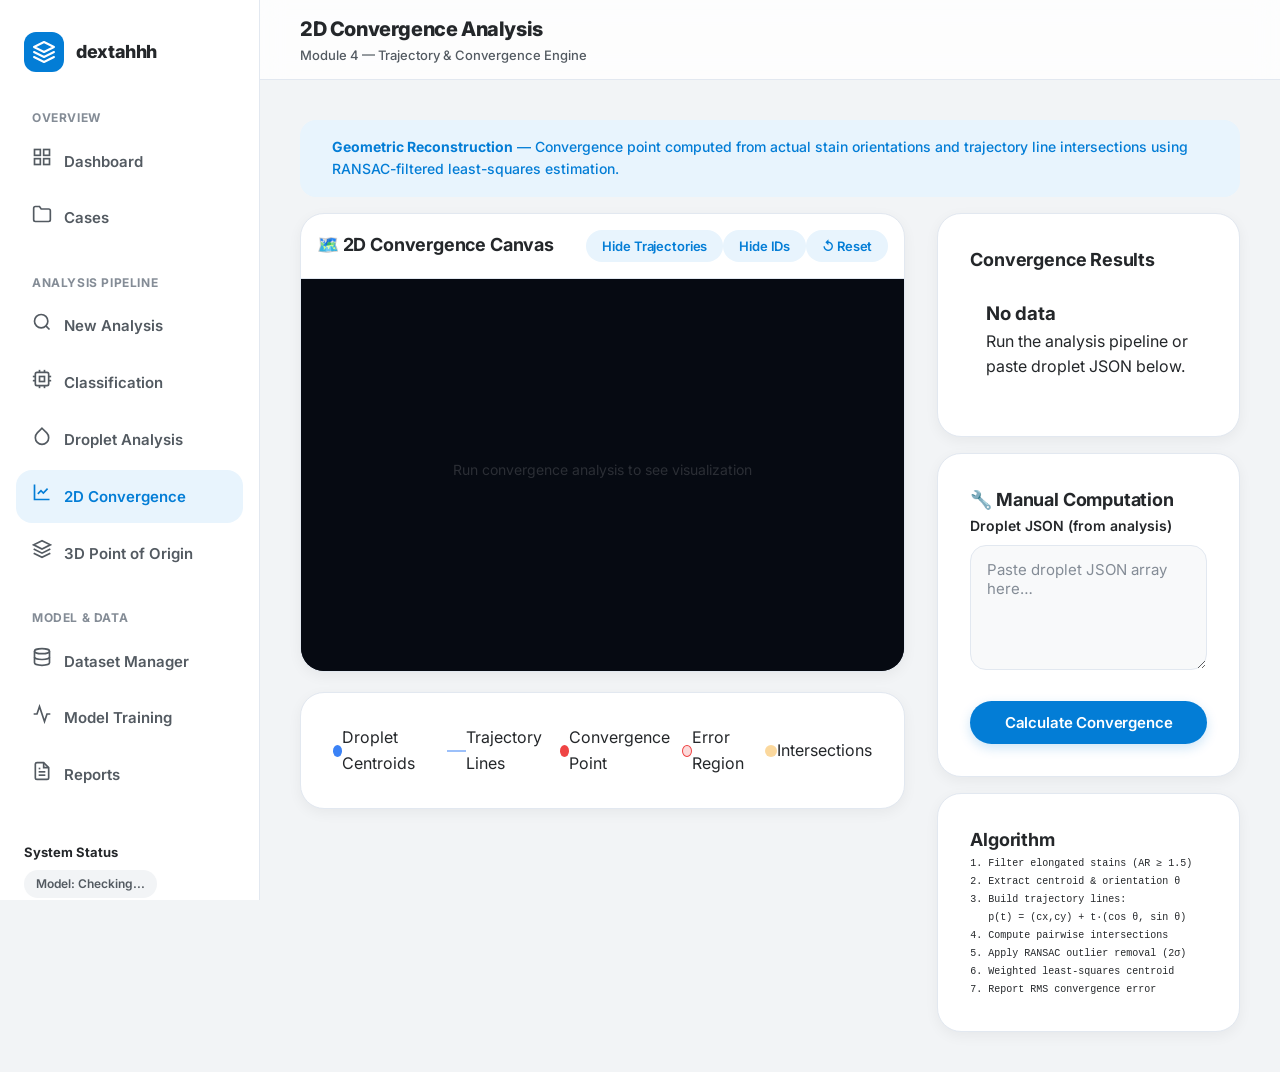
<file: Blood-Spatter-Analysis/frontend/convergence.html>
﻿<!DOCTYPE html>
<html lang="en">
<head>
  <meta charset="UTF-8"><meta name="viewport" content="width=device-width,initial-scale=1">
  <title>2D Convergence — dextahhh</title>
  <link rel="stylesheet" href="css/main.css">
</head>
<body>
<div class="layout">
  <!-- Shared Sidebar Fragment — included inline in each page -->
<!-- Shared Sidebar Fragment — included inline in each page -->
<!-- Shared Sidebar Fragment — included inline in each page -->
<nav class="sidebar" id="sidebar">
  <div class="sidebar-brand">
    <div class="brand-icon">
      <svg viewBox="0 0 24 24" fill="none" stroke="currentColor" stroke-width="2" stroke-linecap="round" stroke-linejoin="round" style="width:24px;height:24px;"><path d="M12 2L2 7l10 5 10-5-10-5zM2 17l10 5 10-5M2 12l10 5 10-5"/></svg>
    </div>
    <div class="sidebar-brand-text">
      <h2>dextahhh</h2>
    </div>
  </div>

  <div class="nav-section">
    <div class="nav-section-label">Overview</div>
    <a class="nav-item" href="dashboard.html">
      <span class="icon">
        <svg viewBox="0 0 24 24" fill="none" stroke="currentColor" stroke-width="2"><rect x="3" y="3" width="7" height="7"></rect><rect x="14" y="3" width="7" height="7"></rect><rect x="14" y="14" width="7" height="7"></rect><rect x="3" y="14" width="7" height="7"></rect></svg>
      </span>
      Dashboard
    </a>
    <a class="nav-item" href="cases.html">
      <span class="icon">
        <svg viewBox="0 0 24 24" fill="none" stroke="currentColor" stroke-width="2"><path d="M22 19a2 2 0 0 1-2 2H4a2 2 0 0 1-2-2V5a2 2 0 0 1 2-2h5l2 3h9a2 2 0 0 1 2 2z"></path></svg>
      </span>
      Cases
    </a>
  </div>

  <div class="nav-section">
    <div class="nav-section-label">Analysis Pipeline</div>
    <a class="nav-item" href="analysis.html">
      <span class="icon">
        <svg viewBox="0 0 24 24" fill="none" stroke="currentColor" stroke-width="2"><circle cx="11" cy="11" r="8"></circle><line x1="21" y1="21" x2="16.65" y2="16.65"></line></svg>
      </span>
      New Analysis
    </a>
    <a class="nav-item" href="classification.html">
      <span class="icon">
        <svg viewBox="0 0 24 24" fill="none" stroke="currentColor" stroke-width="2"><rect x="4" y="4" width="16" height="16" rx="2" ry="2"></rect><rect x="9" y="9" width="6" height="6"></rect><line x1="9" y1="1" x2="9" y2="4"></line><line x1="15" y1="1" x2="15" y2="4"></line><line x1="9" y1="20" x2="9" y2="23"></line><line x1="15" y1="20" x2="15" y2="23"></line><line x1="20" y1="9" x2="23" y2="9"></line><line x1="20" y1="14" x2="23" y2="14"></line><line x1="1" y1="9" x2="4" y2="9"></line><line x1="1" y1="14" x2="4" y2="14"></line></svg>
      </span>
      Classification
    </a>
    <a class="nav-item" href="droplets.html">
      <span class="icon">
        <svg viewBox="0 0 24 24" fill="none" stroke="currentColor" stroke-width="2"><path d="M12 2.69l5.66 5.66a8 8 0 1 1-11.31 0z"></path></svg>
      </span>
      Droplet Analysis
    </a>
    <a class="nav-item" href="convergence.html">
      <span class="icon">
        <svg viewBox="0 0 24 24" fill="none" stroke="currentColor" stroke-width="2"><path d="M3 3v18h18"></path><path d="M18.7 8l-5.1 5.2-2.8-2.7L7 14.3"></path></svg>
      </span>
      2D Convergence
    </a>
    <a class="nav-item" href="reconstruction.html">
      <span class="icon">
        <svg viewBox="0 0 24 24" fill="none" stroke="currentColor" stroke-width="2"><polygon points="12 2 2 7 12 12 22 7 12 2"></polygon><polyline points="2 17 12 22 22 17"></polyline><polyline points="2 12 12 17 22 12"></polyline></svg>
      </span>
      3D Point of Origin
    </a>
  </div>

  <div class="nav-section">
    <div class="nav-section-label">Model & Data</div>
    <a class="nav-item" href="dataset.html">
      <span class="icon">
        <svg viewBox="0 0 24 24" fill="none" stroke="currentColor" stroke-width="2"><ellipse cx="12" cy="5" rx="9" ry="3"></ellipse><path d="M21 12c0 1.66-4 3-9 3s-9-1.34-9-3"></path><path d="M3 5v14c0 1.66 4 3 9 3s9-1.34 9-3V5"></path></svg>
      </span>
      Dataset Manager
    </a>
    <a class="nav-item" href="training.html">
      <span class="icon">
        <svg viewBox="0 0 24 24" fill="none" stroke="currentColor" stroke-width="2"><polyline points="22 12 18 12 15 21 9 3 6 12 2 12"></polyline></svg>
      </span>
      Model Training
    </a>
    <a class="nav-item" href="reports.html">
      <span class="icon">
        <svg viewBox="0 0 24 24" fill="none" stroke="currentColor" stroke-width="2"><path d="M14 2H6a2 2 0 0 0-2 2v16a2 2 0 0 0 2 2h12a2 2 0 0 0 2-2V8z"></path><polyline points="14 2 14 8 20 8"></polyline><line x1="16" y1="13" x2="8" y2="13"></line><line x1="16" y1="17" x2="8" y2="17"></line><polyline points="10 9 9 9 8 9"></polyline></svg>
      </span>
      Reports
    </a>
  </div>

  <div class="sidebar-footer">
    <div style="font-weight:700; color:var(--text-primary); margin-bottom:8px;">System Status</div>
    <div style="margin-bottom:16px;">
      <span id="sidebar-model-badge" class="badge badge-muted">Model: Checking...</span>
    </div>
    <a href="login.html" class="btn btn-outline" style="width:100%; border-radius:100px; padding:10px;">Log Out</a>
  </div>
</nav>
<script>
// Update model status badge in sidebar
(async () => {
  try {
    const data = await API.get('/api/model/status');
    const badge = document.getElementById('sidebar-model-badge');
    if (badge) {
      badge.textContent = data.trained ? 'Model Ready' : 'Not Trained';
      badge.className = `badge ${data.trained ? 'badge-success' : 'badge-warning'}`;
    }
  } catch {}
})();
</script>



  <div class="main">
    <div class="topbar">
      <div><div class="topbar-title">2D Convergence Analysis</div><div class="topbar-sub">Module 4 — Trajectory & Convergence Engine</div></div>
    </div>
    <div class="page-content">
      <div class="alert alert-info mb-16">
        <span class="alert-icon"></span>
        <div><strong>Geometric Reconstruction</strong> — Convergence point computed from actual stain orientations and trajectory line intersections using RANSAC-filtered least-squares estimation.</div>
      </div>
      <div class="grid-cols-2-1">
        <div style="display:flex;flex-direction:column;gap:20px">
          <!-- Canvas -->
          <div class="card" style="padding:0;overflow:hidden">
            <div style="padding:16px;border-bottom:1px solid var(--border);display:flex;align-items:center;justify-content:space-between">
              <div class="card-title">🗺️ 2D Convergence Canvas</div>
              <div class="d-flex gap-8">
                <button class="btn btn-secondary btn-sm" id="btn-toggle-traj" onclick="toggleLayer('trajectories')">Hide Trajectories</button>
                <button class="btn btn-secondary btn-sm" id="btn-toggle-ids" onclick="toggleLayer('ids')">Hide IDs</button>
                <button class="btn btn-secondary btn-sm" onclick="resetCanvas()">↺ Reset</button>
              </div>
            </div>
            <canvas id="conv2d-canvas" style="display:block;width:100%;background:#060a12"></canvas>
          </div>

          <!-- Legend -->
          <div class="card">
            <div class="d-flex gap-16 flex-wrap">
              <div class="d-flex align-center gap-8"><div style="width:12px;height:12px;border-radius:50%;background:#3b82f6"></div><span class="text-sm">Droplet Centroids</span></div>
              <div class="d-flex align-center gap-8"><div style="width:24px;height:2px;background:rgba(59,130,246,0.5)"></div><span class="text-sm">Trajectory Lines</span></div>
              <div class="d-flex align-center gap-8"><div style="width:12px;height:12px;border-radius:50%;background:#ef4444"></div><span class="text-sm">Convergence Point</span></div>
              <div class="d-flex align-center gap-8"><div style="width:12px;height:12px;border-radius:50%;background:rgba(239,68,68,0.2);border:1px solid #ef4444"></div><span class="text-sm">Error Region</span></div>
              <div class="d-flex align-center gap-8"><div style="width:12px;height:12px;border-radius:50%;background:#f59e0b;opacity:0.4"></div><span class="text-sm">Intersections</span></div>
            </div>
          </div>
        </div>

        <!-- Results & Input -->
        <div style="display:flex;flex-direction:column;gap:16px">
          <div class="card">
            <div class="card-title mb-12"> Convergence Results</div>
            <div id="conv-results">
              <div class="empty-state" style="padding:24px 16px">
                <div class="empty-icon"></div>
                <h3>No data</h3>
                <p>Run the analysis pipeline or paste droplet JSON below.</p>
              </div>
            </div>
          </div>

          <div class="card">
            <div class="card-title mb-12">🔧 Manual Computation</div>
            <div class="form-group">
              <label class="form-label">Droplet JSON (from analysis)</label>
              <textarea class="form-control" id="man-drop-json" rows="5" placeholder='Paste droplet JSON array here…'></textarea>
            </div>
            <button class="btn btn-primary w-full" onclick="runManualConv()">Calculate Convergence</button>
          </div>

          <div class="card">
            <div class="card-title mb-8"> Algorithm</div>
            <pre style="font-size:10px;line-height:1.8">1. Filter elongated stains (AR ≥ 1.5)
2. Extract centroid & orientation θ
3. Build trajectory lines:
   p(t) = (cx,cy) + t·(cos θ, sin θ)
4. Compute pairwise intersections
5. Apply RANSAC outlier removal (2σ)
6. Weighted least-squares centroid
7. Report RMS convergence error</pre>
          </div>
        </div>
      </div>
    </div>
  </div>
</div>
<div id="toast-container"></div>
<script src="js/main.js"></script>
<script>
let canvas, ctx;
let showTraj = true, showIds = true;
let convData = null;
let dropData = [];

function initCanvas() {
  canvas = document.getElementById('conv2d-canvas');
  const container = canvas.parentElement;
  canvas.width  = container.clientWidth;
  canvas.height = Math.round(container.clientWidth * 0.65);
  ctx = canvas.getContext('2d');
  drawEmpty();
}

function drawEmpty() {
  ctx.clearRect(0,0,canvas.width,canvas.height);
  ctx.fillStyle = '#060a12';
  ctx.fillRect(0,0,canvas.width,canvas.height);
  ctx.fillStyle = 'rgba(255,255,255,0.15)';
  ctx.font = '14px Inter, sans-serif';
  ctx.textAlign = 'center';
  ctx.fillText('Run convergence analysis to see visualization', canvas.width/2, canvas.height/2);
}

function renderCanvas(drops, conv) {
  ctx.clearRect(0,0,canvas.width,canvas.height);
  ctx.fillStyle = '#060a12';
  ctx.fillRect(0,0,canvas.width,canvas.height);

  // Compute scale to fit all points
  const xs = drops.map(d=>d.cx), ys = drops.map(d=>d.cy);
  if (conv.status==='success') { xs.push(conv.convergence_x); ys.push(conv.convergence_y); }
  const minX = Math.min(...xs), maxX = Math.max(...xs);
  const minY = Math.min(...ys), maxY = Math.max(...ys);
  const pad = 50;
  const scaleX = (canvas.width - pad*2) / (maxX - minX + 1);
  const scaleY = (canvas.height - pad*2) / (maxY - minY + 1);
  const scale = Math.min(scaleX, scaleY, 3.0);
  const tx = d => pad + (d - minX) * scale;
  const ty = d => pad + (d - minY) * scale;

  // Trajectories
  if (showTraj) {
    const eligible = drops.filter(d => d.aspect_ratio >= 1.5 && d.angle_valid);
    eligible.forEach(d => {
      const ang = d.orientation * Math.PI / 180;
      const dx = Math.cos(ang), dy = Math.sin(ang);
      const len = 300;
      ctx.beginPath();
      ctx.moveTo(tx(d.cx - dx*len), ty(d.cy - dy*len));
      ctx.lineTo(tx(d.cx + dx*len), ty(d.cy + dy*len));
      ctx.strokeStyle = 'rgba(59,130,246,0.35)';
      ctx.lineWidth = 1;
      ctx.stroke();
    });
  }

  // Intersection cloud
  if (conv.status==='success' && conv.intersections) {
    conv.intersections.forEach(([ix,iy]) => {
      ctx.beginPath();
      ctx.arc(tx(ix), ty(iy), 2, 0, Math.PI*2);
      ctx.fillStyle = 'rgba(245,158,11,0.35)';
      ctx.fill();
    });
  }

  // Stain centroids
  drops.forEach(d => {
    ctx.beginPath();
    ctx.arc(tx(d.cx), ty(d.cy), 5, 0, Math.PI*2);
    ctx.fillStyle = '#3b82f6';
    ctx.fill();
    if (showIds) {
      ctx.fillStyle = '#94a3b8';
      ctx.font = '10px JetBrains Mono, monospace';
      ctx.textAlign = 'left';
      ctx.fillText('#'+d.id, tx(d.cx)+7, ty(d.cy)+4);
    }
  });

  // Convergence point
  if (conv.status==='success') {
    const cx = tx(conv.convergence_x), cy = ty(conv.convergence_y);
    const err = conv.error_px * scale;
    // Error circle
    ctx.beginPath();
    ctx.arc(cx, cy, Math.max(err, 8), 0, Math.PI*2);
    ctx.fillStyle = 'rgba(239,68,68,0.15)';
    ctx.fill();
    ctx.strokeStyle = 'rgba(239,68,68,0.5)';
    ctx.lineWidth = 1.5;
    ctx.stroke();
    // Point
    ctx.beginPath();
    ctx.arc(cx, cy, 8, 0, Math.PI*2);
    ctx.fillStyle = '#ef4444';
    ctx.fill();
    // Crosshair
    ctx.strokeStyle = '#ef4444';
    ctx.lineWidth = 1;
    [[cx-18,cy,cx-10,cy],[cx+10,cy,cx+18,cy],[cx,cy-18,cx,cy-10],[cx,cy+10,cx,cy+18]].forEach(([x1,y1,x2,y2])=>{
      ctx.beginPath(); ctx.moveTo(x1,y1); ctx.lineTo(x2,y2); ctx.stroke();
    });
    ctx.fillStyle = '#fff';
    ctx.font = 'bold 11px Inter, sans-serif';
    ctx.textAlign = 'center';
    ctx.fillText('⊕ CONVERGENCE', cx, cy-16);
  }
}

function toggleLayer(layer) {
  if (layer==='trajectories') {
    showTraj = !showTraj;
    document.getElementById('btn-toggle-traj').textContent = showTraj ? 'Hide Trajectories' : 'Show Trajectories';
  } else {
    showIds = !showIds;
    document.getElementById('btn-toggle-ids').textContent = showIds ? 'Hide IDs' : 'Show IDs';
  }
  if (dropData.length && convData) renderCanvas(dropData, convData);
}

function resetCanvas() { drawEmpty(); }

async function runManualConv() {
  let drops;
  try { drops = JSON.parse(document.getElementById('man-drop-json').value || '[]'); }
  catch { toast('Invalid JSON.', 'error'); return; }
  if (!drops.length) { toast('Paste droplet data.', 'warning'); return; }
  try {
    const r = await API.post('/api/convergence/2d', { droplets: drops });
    convData = r; dropData = drops;
    renderResults(r);
    renderCanvas(drops, r);
    Store.setAnalysis('convergence_2d', r);
  } catch(e) { toast(e.message || e.error || 'Failed', 'error'); }
}

function renderResults(r) {
  if (r.status === 'success') {
    document.getElementById('conv-results').innerHTML = `
      <div style="display:grid;grid-template-columns:1fr 1fr;gap:10px;margin-bottom:12px">
        <div class="result-panel"><div class="result-label">Convergence X</div><div class="result-value">${fmtNum(r.convergence_x)} px</div></div>
        <div class="result-panel"><div class="result-label">Convergence Y</div><div class="result-value">${fmtNum(r.convergence_y)} px</div></div>
        <div class="result-panel"><div class="result-label">RMS Error</div><div class="result-value">${fmtNum(r.error_px)} px</div></div>
        <div class="result-panel"><div class="result-label">Intersections</div><div class="result-value">${r.n_intersections}</div></div>
      </div>
      <div class="text-muted text-xs mt-8">${r.disclaimer}</div>
      <div class="mt-8">
        <span class="badge badge-primary">Droplets used: ${r.used_droplets}</span>
        <span class="badge badge-muted ml-8">Outliers removed: ${r.n_outliers||0}</span>
      </div>
      <div class="mt-12"><a href="reconstruction.html" class="btn btn-primary btn-sm">→ 3D Point of Origin</a></div>
    `;
  } else {
    document.getElementById('conv-results').innerHTML = `
      <div class="alert alert-warning"><span class="alert-icon"></span>${r.message}</div>`;
  }
}

// Auto-load stored data
window.addEventListener('load', () => {
  initCanvas();
  const storedDrops = Store.getAnalysis('droplets');
  const storedConv  = Store.getAnalysis('convergence_2d');
  if (storedDrops?.droplets && storedConv) {
    dropData = storedDrops.droplets;
    convData = storedConv;
    renderResults(storedConv);
    renderCanvas(dropData, storedConv);
  }
  window.addEventListener('resize', () => { initCanvas(); if (dropData.length && convData) renderCanvas(dropData, convData); });
});
</script>
</body>
</html>
</file>
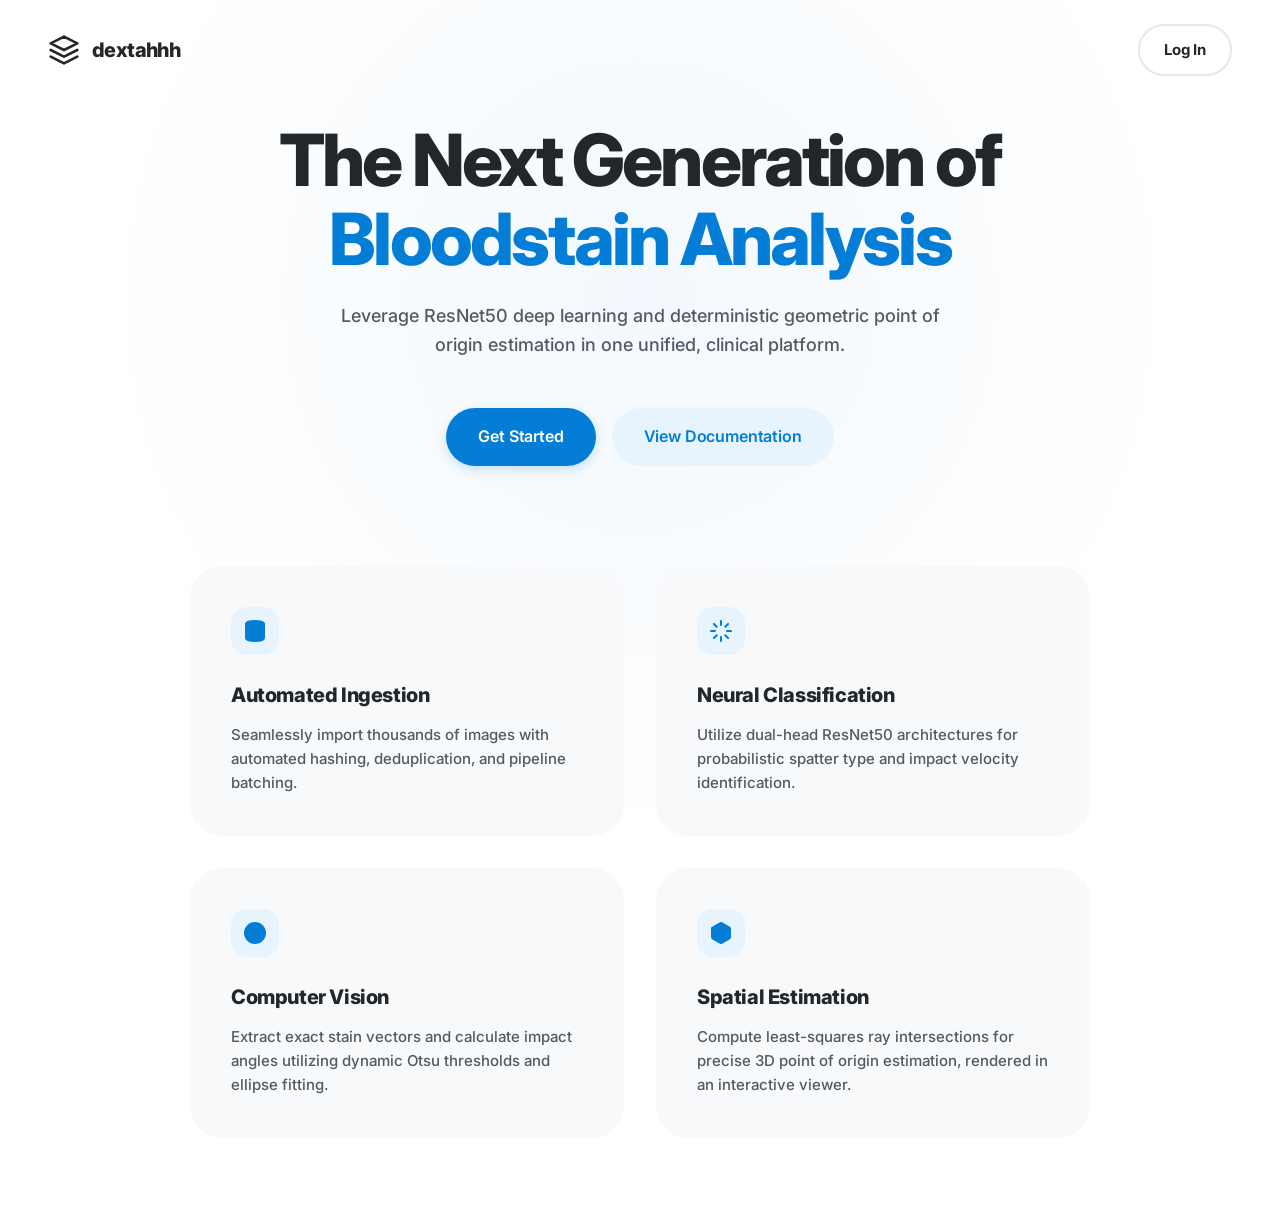
<file: Blood-Spatter-Analysis/frontend/index.backup.html>
<!DOCTYPE html>
<html lang="en">
<head>
  <meta charset="UTF-8">
  <meta name="viewport" content="width=device-width,initial-scale=1">
  <title>dextahhh — Forensic Analysis Suite</title>
  <link rel="stylesheet" href="css/main.css">
  <style>
    body { background: #FFFFFF; }
    .hero {
      min-height: 100vh;
      display: flex; flex-direction: column;
      align-items: center; justify-content: center;
      text-align: center; padding: 120px 20px 80px;
      position: relative; overflow: hidden;
    }
    .hero-bg {
      position: absolute; top: -20%; left: 50%; transform: translateX(-50%);
      width: 120vw; height: 120vh;
      background: radial-gradient(circle at center, rgba(3, 125, 214, 0.05) 0%, transparent 60%);
      z-index: 0; pointer-events: none;
    }
    .top-nav {
      position: absolute; top: 0; left: 0; right: 0;
      padding: 24px 48px; display: flex; justify-content: space-between; align-items: center;
      z-index: 10;
    }
    .top-brand { display: flex; align-items: center; gap: 12px; font-weight: 800; font-size: 20px; letter-spacing: -0.03em; color: var(--text-primary); }
    .top-brand svg { width: 32px; height: 32px; fill: var(--accent); }
    
    .hero-content { position: relative; z-index: 1; max-width: 900px; width: 100%; display: flex; flex-direction: column; align-items: center; }
    
    .hero h1 {
      font-size: clamp(40px, 6vw, 72px);
      font-weight: 800; line-height: 1.1;
      color: var(--text-primary);
      margin-bottom: 24px; letter-spacing: -0.04em;
    }
    .hero h1 span { color: var(--accent); }
    .hero p {
      font-size: 18px; color: var(--text-secondary); font-weight: 500;
      max-width: 600px; margin-bottom: 48px; line-height: 1.6;
    }
    .hero-actions { display: flex; gap: 16px; flex-wrap: wrap; justify-content: center; }
    
    .feature-grid {
      display: grid; grid-template-columns: repeat(2, 1fr); gap: 32px;
      margin-top: 100px; width: 100%; max-width: 1000px; position: relative; z-index: 1;
      text-align: left;
    }
    .feature-card-clean {
      background: #F8F9FA;
      border-radius: 32px; padding: 40px;
      transition: var(--transition);
      border: 1px solid transparent;
    }
    .feature-card-clean:hover { background: #FFFFFF; box-shadow: var(--shadow-lg); border-color: var(--border); transform: translateY(-4px); }
    .f-icon { width: 48px; height: 48px; border-radius: 16px; background: var(--accent-light); display: flex; align-items: center; justify-content: center; margin-bottom: 24px; }
    .f-icon svg { width: 24px; height: 24px; fill: var(--accent); stroke: var(--accent); }
    .f-title { font-size: 20px; font-weight: 800; color: var(--text-primary); margin-bottom: 12px; letter-spacing: -0.02em; }
    .f-desc { font-size: 15px; color: var(--text-secondary); line-height: 1.6; font-weight: 500; }
    
    @media (max-width: 768px) { .feature-grid { grid-template-columns: 1fr; } .top-nav { padding: 24px; } }
  </style>
</head>
<body>

<div class="top-nav">
  <div class="top-brand">
    <svg viewBox="0 0 24 24"><path d="M12 2L2 7l10 5 10-5-10-5zM2 17l10 5 10-5M2 12l10 5 10-5" stroke="currentColor" stroke-width="2" stroke-linecap="round" stroke-linejoin="round" fill="none"/></svg>
    dextahhh
  </div>
  <div>
    <a href="login.html" class="btn btn-outline" style="border-radius: 100px; border: 2px solid var(--border); font-weight: 700;">Log In</a>
  </div>
</div>

<div class="hero">
  <div class="hero-bg"></div>
  <div class="hero-content">
    <h1>The Next Generation of <span>Bloodstain Analysis</span></h1>
    <p>
      Leverage ResNet50 deep learning and deterministic geometric point of origin estimation in one unified, clinical platform.
    </p>
    <div class="hero-actions">
      <a href="login.html" class="btn btn-primary btn-lg">Get Started</a>
      <a href="dataset.html" class="btn btn-secondary btn-lg">View Documentation</a>
    </div>

    <div class="feature-grid">
      <div class="feature-card-clean">
        <div class="f-icon">
          <!-- Database icon -->
          <svg viewBox="0 0 24 24" fill="none" stroke-width="2" stroke-linecap="round" stroke-linejoin="round"><ellipse cx="12" cy="5" rx="9" ry="3"></ellipse><path d="M21 12c0 1.66-4 3-9 3s-9-1.34-9-3"></path><path d="M3 5v14c0 1.66 4 3 9 3s9-1.34 9-3V5"></path></svg>
        </div>
        <div class="f-title">Automated Ingestion</div>
        <div class="f-desc">Seamlessly import thousands of images with automated hashing, deduplication, and pipeline batching.</div>
      </div>
      <div class="feature-card-clean">
        <div class="f-icon">
          <!-- AI icon -->
          <svg viewBox="0 0 24 24" fill="none" stroke-width="2" stroke-linecap="round" stroke-linejoin="round"><path d="M12 2v4M12 18v4M4.93 4.93l2.83 2.83M16.24 16.24l2.83 2.83M2 12h4M18 12h4M4.93 19.07l2.83-2.83M16.24 7.76l2.83-2.83"></path></svg>
        </div>
        <div class="f-title">Neural Classification</div>
        <div class="f-desc">Utilize dual-head ResNet50 architectures for probabilistic spatter type and impact velocity identification.</div>
      </div>
      <div class="feature-card-clean">
        <div class="f-icon">
          <!-- Droplet CV icon -->
          <svg viewBox="0 0 24 24" fill="none" stroke-width="2" stroke-linecap="round" stroke-linejoin="round"><circle cx="12" cy="12" r="10"></circle><path d="M12 8v8M8 12h8"></path></svg>
        </div>
        <div class="f-title">Computer Vision</div>
        <div class="f-desc">Extract exact stain vectors and calculate impact angles utilizing dynamic Otsu thresholds and ellipse fitting.</div>
      </div>
      <div class="feature-card-clean">
        <div class="f-icon">
          <!-- 3D icon -->
          <svg viewBox="0 0 24 24" fill="none" stroke-width="2" stroke-linecap="round" stroke-linejoin="round"><path d="M21 16V8a2 2 0 0 0-1-1.73l-7-4a2 2 0 0 0-2 0l-7 4A2 2 0 0 0 3 8v8a2 2 0 0 0 1 1.73l7 4a2 2 0 0 0 2 0l7-4A2 2 0 0 0 21 16z"></path><polyline points="3.27 6.96 12 12.01 20.73 6.96"></polyline><line x1="12" y1="22.08" x2="12" y2="12"></line></svg>
        </div>
        <div class="f-title">Spatial Estimation</div>
        <div class="f-desc">Compute least-squares ray intersections for precise 3D point of origin estimation, rendered in an interactive viewer.</div>
      </div>
    </div>
  </div>
</div>

</body>
</html>
</file>
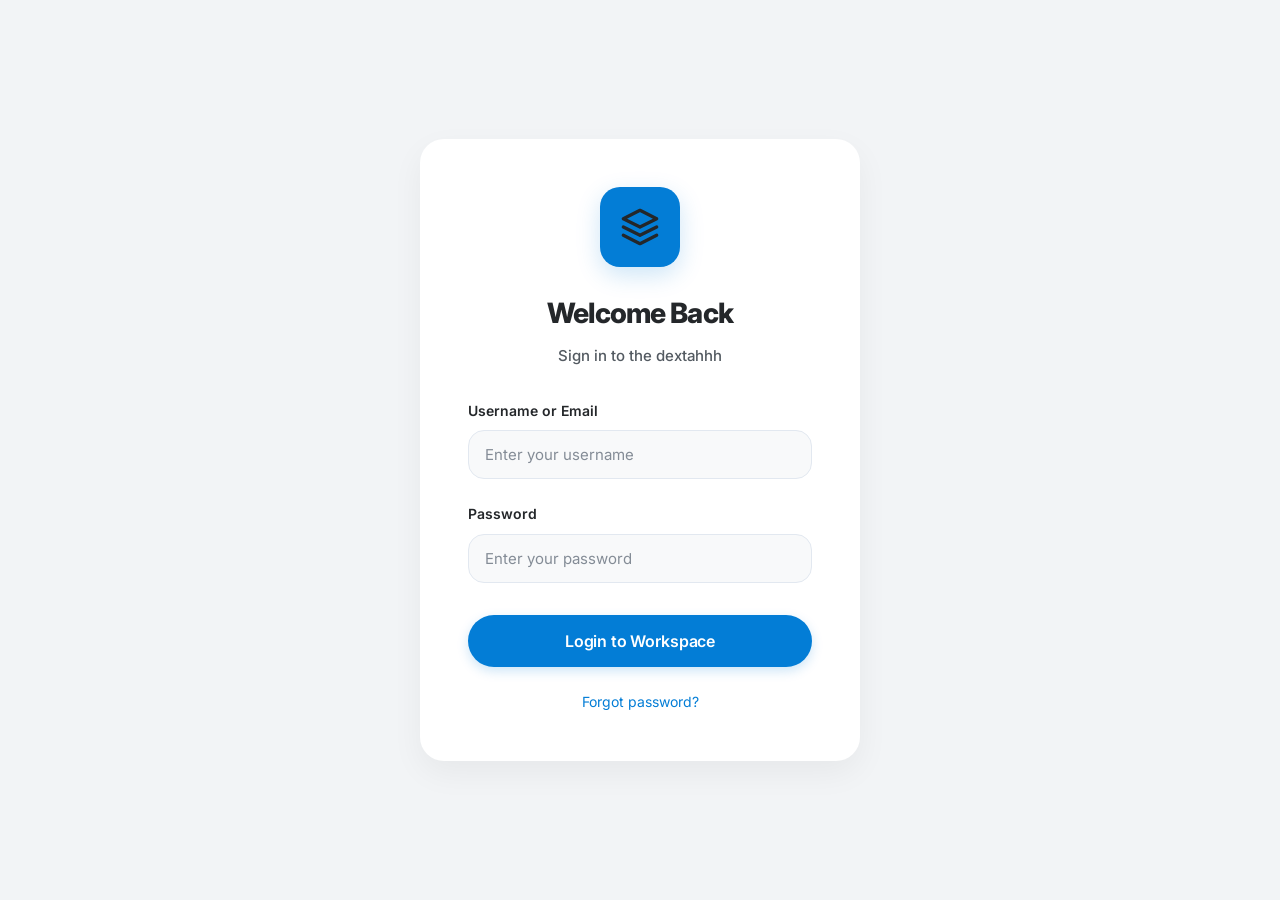
<file: Blood-Spatter-Analysis/frontend/login.html>
<!DOCTYPE html>
<html lang="en">
<head>
  <meta charset="UTF-8">
  <meta name="viewport" content="width=device-width,initial-scale=1">
  <title>Login — dextahhh</title>
  <link rel="stylesheet" href="css/main.css">
  <style>
    body { background: #F2F4F6; display: flex; align-items: center; justify-content: center; min-height: 100vh; padding: 20px; }
    .login-card {
      background: #FFFFFF; border-radius: 24px; padding: 48px;
      width: 100%; max-width: 440px; box-shadow: 0 12px 32px rgba(0,0,0,0.05);
      text-align: center;
    }
    .login-logo {
      width: 80px; height: 80px; background: var(--accent); border-radius: 20px;
      margin: 0 auto 24px; display: flex; align-items: center; justify-content: center;
      box-shadow: 0 8px 24px rgba(3, 125, 214, 0.2);
    }
    .login-logo svg { width: 40px; height: 40px; fill: #fff; }
    h1 { font-size: 28px; font-weight: 800; color: var(--text-primary); margin-bottom: 8px; letter-spacing: -0.03em; }
    p { font-size: 15px; color: var(--text-secondary); margin-bottom: 32px; font-weight: 500; }
    .form-group { text-align: left; margin-bottom: 24px; }
    .btn-login { width: 100%; font-size: 16px; padding: 16px; margin-top: 8px; }
  </style>
</head>
<body>
  <div class="login-card">
    <div class="login-logo">
      <!-- Fox-like or sleek modern logo placeholder -->
      <svg viewBox="0 0 24 24"><path d="M12 2L2 7l10 5 10-5-10-5zM2 17l10 5 10-5M2 12l10 5 10-5" stroke="currentColor" stroke-width="2" stroke-linecap="round" stroke-linejoin="round" fill="none"/></svg>
    </div>
    <h1>Welcome Back</h1>
    <p>Sign in to the dextahhh</p>
    
    <form id="login-form" onsubmit="event.preventDefault(); window.location.href='dashboard.html';">
      <div class="form-group">
        <label class="form-label">Username or Email</label>
        <input type="text" class="form-control" placeholder="Enter your username" required>
      </div>
      <div class="form-group">
        <label class="form-label">Password</label>
        <input type="password" class="form-control" placeholder="Enter your password" required>
      </div>
      <button type="submit" class="btn btn-primary btn-login">Login to Workspace</button>
    </form>
    
    <div style="margin-top: 24px; font-size: 14px; color: var(--text-muted);">
      <a href="#">Forgot password?</a>
    </div>
  </div>
</body>
</html>
</file>
<file: Blood-Spatter-Analysis/frontend/css/main.css>
/* ═══════════════════════════════════════════════════════════════════════════
   dextahhh — Bloodstain Pattern Analysis
   Design System — Modern Web3/MetaMask Inspired Light Theme
   ═══════════════════════════════════════════════════════════════════════════ */

@import url('https://fonts.googleapis.com/css2?family=Inter:wght@400;500;600;700;800&family=JetBrains+Mono:wght@400;500&display=swap');

/* ─── CSS Custom Properties ─────────────────────────────────────────────── */
:root {
  /* Palette - Light Theme */
  --bg-deep:       #F2F4F6;
  --bg-dark:       #FFFFFF;
  --bg-card:       #FFFFFF;
  --bg-card-hover: #F8F9FA;
  --bg-input:      #F8F9FA;
  
  --border:        #E2E8F0;
  --border-focus:  #037DD6;

  /* Accent - MetaMask Blue */
  --accent:        #037DD6;
  --accent-light:  #E8F4FD;
  --accent-glow:   rgba(3, 125, 214, 0.2);
  --accent-2:      #F6851B; /* MetaMask Orange */
  
  /* Status Colors */
  --success:       #28A745;
  --warning:       #FFC107;
  --danger:        #D73A49;
  --info:          #037DD6;

  /* Text */
  --text-primary:  #24272A;
  --text-secondary:#535A61;
  --text-muted:    #848C96;
  --text-code:     #037DD6;

  /* Sidebar */
  --sidebar-w:     260px;
  --sidebar-bg:    #FFFFFF;

  /* Misc - Modern Rounded UI */
  --radius:        24px;
  --radius-sm:     12px;
  --radius-lg:     32px;
  --shadow:        0 4px 14px rgba(0,0,0,0.05);
  --shadow-lg:     0 12px 32px rgba(0,0,0,0.08);
  --transition:    all 0.2s cubic-bezier(0.4, 0, 0.2, 1);
}

/* ─── Reset ─────────────────────────────────────────────────────────────── */
*, *::before, *::after { box-sizing: border-box; margin: 0; padding: 0; }
html { scroll-behavior: smooth; }
body {
  font-family: 'Inter', -apple-system, BlinkMacSystemFont, "Segoe UI", Roboto, sans-serif;
  background: var(--bg-deep);
  color: var(--text-primary);
  min-height: 100vh;
  overflow-x: hidden;
  line-height: 1.6;
  -webkit-font-smoothing: antialiased;
}
a { color: var(--accent); text-decoration: none; transition: var(--transition); }
a:hover { color: #0260A4; }

/* ─── Layout ────────────────────────────────────────────────────────────── */
.layout {
  display: flex;
  min-height: 100vh;
}

/* ─── Sidebar ───────────────────────────────────────────────────────────── */
.sidebar {
  width: var(--sidebar-w);
  background: var(--sidebar-bg);
  border-right: 1px solid var(--border);
  display: flex;
  flex-direction: column;
  position: fixed;
  top: 0; left: 0; bottom: 0;
  z-index: 100;
  overflow-y: auto;
}
.sidebar-brand {
  padding: 32px 24px 24px;
  display: flex;
  align-items: center;
  gap: 12px;
}
.brand-icon {
  width: 40px; height: 40px;
  background: var(--accent);
  border-radius: 12px;
  display: flex; align-items: center; justify-content: center;
  font-size: 20px; font-weight: 700; color: #fff;
}
.sidebar-brand-text h2 {
  font-size: 18px;
  font-weight: 800;
  color: var(--text-primary);
  letter-spacing: -0.02em;
}

.nav-section { padding: 12px 16px; }
.nav-section-label {
  padding: 0 16px 8px;
  font-size: 12px; font-weight: 700;
  color: var(--text-muted); text-transform: uppercase; letter-spacing: 0.05em;
}
.nav-item {
  display: flex; align-items: center; gap: 12px;
  padding: 12px 16px; margin-bottom: 4px;
  color: var(--text-secondary);
  font-size: 15px; font-weight: 600;
  border-radius: 16px;
  transition: var(--transition);
}
.nav-item:hover {
  background: var(--bg-card-hover);
  color: var(--text-primary);
}
.nav-item.active {
  background: var(--accent-light);
  color: var(--accent);
}
.nav-item .icon { font-size: 18px; width: 20px; text-align: center; }

.sidebar-footer {
  margin-top: auto;
  padding: 24px;
  font-size: 13px;
  color: var(--text-muted);
}

/* ─── Main Content ──────────────────────────────────────────────────────── */
.main {
  margin-left: var(--sidebar-w);
  flex: 1;
  display: flex;
  flex-direction: column;
  min-height: 100vh;
}

/* ─── Topbar ────────────────────────────────────────────────────────────── */
.topbar {
  height: 80px;
  background: rgba(255, 255, 255, 0.8);
  backdrop-filter: blur(12px);
  border-bottom: 1px solid var(--border);
  display: flex;
  align-items: center;
  padding: 0 40px;
  gap: 16px;
  position: sticky; top: 0; z-index: 50;
}
.topbar-title {
  font-size: 20px;
  font-weight: 800;
  color: var(--text-primary);
  letter-spacing: -0.02em;
}
.topbar-sub {
  font-size: 13px; font-weight: 500;
  color: var(--text-secondary);
}
.topbar-right { margin-left: auto; display: flex; align-items: center; gap: 16px; }

/* ─── Page Content ──────────────────────────────────────────────────────── */
.page-content {
  padding: 40px;
  flex: 1;
  max-width: 1400px; margin: 0 auto; width: 100%;
}

/* ─── Cards ─────────────────────────────────────────────────────────────── */
.card {
  background: var(--bg-card);
  border: 1px solid var(--border);
  border-radius: var(--radius);
  padding: 32px;
  box-shadow: var(--shadow);
  transition: var(--transition);
}
.card:hover { box-shadow: var(--shadow-lg); border-color: rgba(3, 125, 214, 0.2); }
.card-header {
  display: flex; align-items: center; justify-content: space-between;
  margin-bottom: 24px;
}
.card-title {
  font-size: 18px; font-weight: 700; color: var(--text-primary);
  display: flex; align-items: center; gap: 12px; letter-spacing: -0.01em;
}

/* ─── Stat Cards ────────────────────────────────────────────────────────── */
.stat-card {
  background: var(--bg-card);
  border: 1px solid var(--border);
  border-radius: var(--radius);
  padding: 24px;
  box-shadow: var(--shadow);
  display: flex; flex-direction: column; gap: 8px;
  transition: var(--transition);
}
.stat-card:hover { transform: translateY(-4px); box-shadow: var(--shadow-lg); border-color: rgba(3, 125, 214, 0.2); }
.stat-label { font-size: 14px; font-weight: 600; color: var(--text-secondary); }
.stat-value { font-size: 36px; font-weight: 800; color: var(--text-primary); letter-spacing: -0.03em; }
.stat-sub { font-size: 13px; color: var(--text-muted); font-weight: 500; }
.stat-icon { position: absolute; right: 24px; top: 24px; font-size: 24px; color: var(--accent); opacity: 0.8; }

/* ─── Grids ─────────────────────────────────────────────────────────────── */
.grid-4 { display: grid; grid-template-columns: repeat(4, 1fr); gap: 24px; }
.grid-3 { display: grid; grid-template-columns: repeat(3, 1fr); gap: 24px; }
.grid-2 { display: grid; grid-template-columns: repeat(2, 1fr); gap: 24px; }
.grid-cols-2-1 { display: grid; grid-template-columns: 2fr 1fr; gap: 32px; }

/* ─── Buttons ───────────────────────────────────────────────────────────── */
.btn {
  display: inline-flex; align-items: center; justify-content: center; gap: 8px;
  padding: 12px 24px;
  font-size: 15px; font-weight: 600;
  border-radius: 100px; /* Pill shaped */
  border: none;
  cursor: pointer; transition: var(--transition);
  text-decoration: none; white-space: nowrap;
  font-family: inherit; letter-spacing: -0.01em;
}
.btn:hover { transform: translateY(-2px); }
.btn-primary { background: var(--accent); color: #fff; box-shadow: 0 4px 12px var(--accent-glow); }
.btn-primary:hover { background: #0260A4; box-shadow: 0 6px 16px rgba(3, 125, 214, 0.3); color: #fff;}
.btn-secondary { background: var(--accent-light); color: var(--accent); }
.btn-secondary:hover { background: #D0E9FA; color: var(--accent); }
.btn-success { background: var(--success); color: #fff; }
.btn-danger { background: var(--danger); color: #fff; }
.btn-outline { background: transparent; border: 1px solid var(--border); color: var(--text-primary); }
.btn-outline:hover { border-color: var(--text-secondary); background: var(--bg-card-hover); }
.btn:disabled { opacity: 0.5; cursor: not-allowed; transform: none; box-shadow: none; }
.btn-sm { padding: 8px 16px; font-size: 13px; }
.btn-lg { padding: 16px 32px; font-size: 16px; }

/* ─── Forms ─────────────────────────────────────────────────────────────── */
.form-group { margin-bottom: 24px; }
.form-label { display: block; font-size: 14px; font-weight: 600; color: var(--text-primary); margin-bottom: 8px; }
.form-control {
  width: 100%;
  background: var(--bg-input);
  border: 1px solid var(--border);
  border-radius: 16px;
  color: var(--text-primary);
  padding: 14px 16px;
  font-size: 15px; font-weight: 500;
  font-family: inherit;
  outline: none; transition: var(--transition);
}
.form-control:focus { border-color: var(--accent); background: #fff; box-shadow: 0 0 0 4px var(--accent-light); }
.form-control::placeholder { color: var(--text-muted); font-weight: 400; }
textarea.form-control { resize: vertical; min-height: 100px; }

/* ─── Badges ────────────────────────────────────────────────────────────── */
.badge {
  display: inline-block; padding: 4px 12px;
  font-size: 12px; font-weight: 600; border-radius: 100px;
}
.badge-primary { background: var(--accent-light); color: var(--accent); }
.badge-success { background: #E6F6E9; color: #1E7E34; }
.badge-warning { background: #FFF8CC; color: #B38600; }
.badge-danger  { background: #FDE8EA; color: #B92534; }
.badge-muted   { background: var(--bg-deep); color: var(--text-secondary); }

/* ─── Tables ────────────────────────────────────────────────────────────── */
.table-wrap { overflow-x: auto; border: 1px solid var(--border); border-radius: 16px; background: #fff; }
table { width: 100%; border-collapse: collapse; font-size: 14px; }
thead { background: var(--bg-input); border-bottom: 1px solid var(--border); }
th { padding: 16px 20px; text-align: left; font-size: 13px; font-weight: 700; color: var(--text-secondary); }
td { padding: 16px 20px; border-bottom: 1px solid var(--border); color: var(--text-primary); font-weight: 500; }
tr:last-child td { border-bottom: none; }
tr:hover td { background: var(--bg-input); }

/* ─── Alerts ────────────────────────────────────────────────────────────── */
.alert {
  padding: 16px 20px; border-radius: 16px;
  font-size: 14px; font-weight: 500; margin-bottom: 24px;
  display: flex; align-items: flex-start; gap: 12px;
}
.alert-info    { background: var(--accent-light); color: var(--accent); }
.alert-success { background: #E6F6E9; color: #1E7E34; }
.alert-warning { background: #FFF8CC; color: #B38600; }
.alert-danger  { background: #FDE8EA; color: #B92534; }

/* ─── Progress ──────────────────────────────────────────────────────────── */
.progress-bar-wrap {
  background: var(--bg-deep); height: 8px; border-radius: 100px; overflow: hidden;
}
.progress-bar-fill {
  height: 100%; background: var(--accent); border-radius: 100px;
  transition: width 0.4s ease;
}

/* ─── Step Wizard ───────────────────────────────────────────────────────── */
.steps { display: flex; align-items: center; gap: 0; margin-bottom: 40px; overflow-x: auto; padding: 10px 0; }
.step { display: flex; align-items: center; gap: 12px; flex-shrink: 0; }
.step-circle {
  width: 32px; height: 32px; border-radius: 100px;
  display: flex; align-items: center; justify-content: center;
  font-size: 14px; font-weight: 700; color: var(--text-muted);
  background: var(--bg-input); border: 2px solid transparent;
  transition: var(--transition);
}
.step.active .step-circle { background: var(--accent-light); color: var(--accent); border-color: var(--accent); }
.step.done .step-circle { background: var(--accent); color: #fff; }
.step-label { font-size: 14px; font-weight: 600; color: var(--text-muted); }
.step.active .step-label { color: var(--text-primary); }
.step.done  .step-label  { color: var(--text-primary); }
.step-connector { flex: 1; height: 2px; background: var(--border); min-width: 30px; max-width: 60px; margin: 0 16px; border-radius: 2px; }

/* ─── Upload Zone ───────────────────────────────────────────────────────── */
.upload-zone {
  border: 2px dashed var(--border); border-radius: 24px;
  background: var(--bg-input);
  padding: 64px 32px; text-align: center; cursor: pointer; transition: var(--transition);
  position: relative;
}
.upload-zone:hover { border-color: var(--accent); background: var(--accent-light); }
.upload-zone input { position: absolute; inset: 0; opacity: 0; cursor: pointer; }
.upload-icon { font-size: 32px; margin-bottom: 16px; }
.upload-text { color: var(--text-primary); font-size: 18px; font-weight: 700; margin-bottom: 8px; letter-spacing: -0.02em; }
.upload-hint { color: var(--text-muted); font-size: 14px; font-weight: 500; }

/* ─── Chart & Viewer ────────────────────────────────────────────────────── */
.img-preview { max-width: 100%; border-radius: 16px; border: 1px solid var(--border); }
.img-panel { background: var(--bg-deep); border-radius: 16px; border: 1px solid var(--border); overflow: hidden; position: relative; }
#viewer3d { width: 100%; height: 500px; background: var(--bg-deep); border-radius: 16px; border: 1px solid var(--border); }

/* ─── Toast ─────────────────────────────────────────────────────────────── */
#toast-container { position: fixed; bottom: 40px; right: 40px; display: flex; flex-direction: column; gap: 16px; z-index: 9999; }
.toast {
  background: #fff; border: 1px solid var(--border); border-radius: 16px;
  padding: 16px 24px; font-size: 14px; font-weight: 600; color: var(--text-primary);
  box-shadow: var(--shadow-lg); display: flex; align-items: center; gap: 12px;
  animation: slide-in 0.3s cubic-bezier(0.175, 0.885, 0.32, 1.275);
}
@keyframes slide-in { from { opacity: 0; transform: translateY(20px) scale(0.95); } to { opacity: 1; transform: translateY(0) scale(1); } }
.toast.toast-success { border-left: 4px solid var(--success); }
.toast.toast-error   { border-left: 4px solid var(--danger); }
.toast.toast-warning { border-left: 4px solid var(--warning); }

/* ─── Model Result Panels ───────────────────────────────────────────────── */
.result-panel { background: var(--bg-input); border-radius: 16px; padding: 20px; }
.result-label { font-size: 12px; font-weight: 700; color: var(--text-muted); text-transform: uppercase; margin-bottom: 8px; letter-spacing: 0.05em; }
.result-value { font-size: 24px; font-weight: 800; color: var(--text-primary); letter-spacing: -0.02em; }
.result-conf { font-size: 14px; font-weight: 600; color: var(--success); margin-top: 4px; }
.result-disclaimer { font-size: 12px; font-weight: 500; color: var(--text-muted); margin-top: 12px; }

/* ─── Tabs ──────────────────────────────────────────────────────────────── */
.tabs { display: flex; border-bottom: 2px solid var(--border); margin-bottom: 24px; gap: 32px; }
.tab-btn {
  padding: 12px 0; font-size: 15px; font-weight: 600;
  color: var(--text-muted); background: transparent; border: none;
  border-bottom: 2px solid transparent; cursor: pointer; transition: var(--transition);
  margin-bottom: -2px;
}
.tab-btn:hover { color: var(--text-primary); }
.tab-btn.active { color: var(--accent); border-color: var(--accent); }
.tab-panel { display: none; }
.tab-panel.active { display: block; }

/* ─── Utility ───────────────────────────────────────────────────────────── */
.text-muted { color: var(--text-muted); } .text-secondary { color: var(--text-secondary); }
.text-success { color: var(--success); } .text-warning { color: var(--warning); } .text-danger { color: var(--danger); }
.font-mono { font-family: 'JetBrains Mono', monospace; font-size: 0.9em; }
.font-bold { font-weight: 700; }
.d-flex { display: flex; } .align-center { align-items: center; } .justify-between { justify-content: space-between; }
.mt-8 { margin-top: 8px; } .mt-16 { margin-top: 16px; } .mb-16 { margin-bottom: 16px; } .mt-32 { margin-top: 32px; }
.w-full { width: 100%; } .hidden { display: none !important; }

/* ─── Modals ────────────────────────────────────────────────────────────── */
.modal-backdrop {
  position: fixed; inset: 0; background: rgba(0, 0, 0, 0.4); backdrop-filter: blur(4px);
  display: flex; align-items: center; justify-content: center; z-index: 1000;
}
.modal {
  background: var(--bg-card); width: 100%; max-width: 500px; padding: 32px;
  border-radius: var(--radius); border: 1px solid var(--border); box-shadow: var(--shadow-lg);
  position: relative;
}
.modal-title { font-size: 20px; font-weight: 800; color: var(--text-primary); margin-bottom: 24px; letter-spacing: -0.02em; }
.modal-actions { display: flex; justify-content: flex-end; gap: 12px; margin-top: 32px; }
</file>
